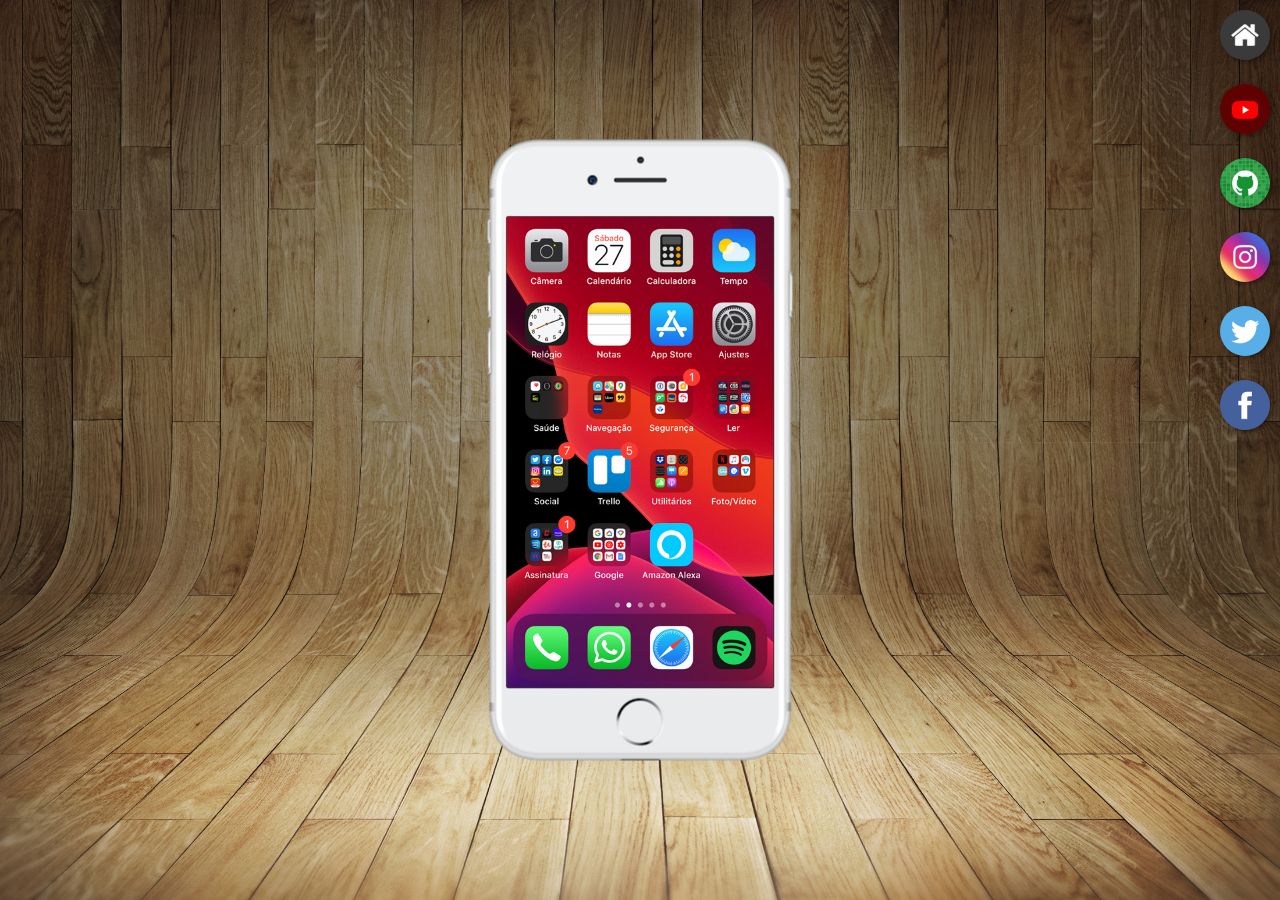
<file: index.html>
<!DOCTYPE html>
<html lang="pt-br">
<head>
    <meta charset="UTF-8">
    <meta http-equiv="X-UA-Compatible" content="IE=edge">
    <meta name="viewport" content="width=device-width, initial-scale=1.0">
    <title>Projeto Redes Sociais</title>
    <link rel="shortcut icon" href="favicon.ico" type="image/x-icon">
    <link rel="stylesheet" href="estilos/style.css">
</head>
<body>
    <main>
        <section id="telefone">
            <iframe src="home.html" frameborder="0" name="tela" id="tela">
                Seu navegador não é compativel com isso.
            </iframe>
        </section>
        <section id="redes-sociais">
            <a href="home.html" target="tela"><img src="imagens/logo-home.jpg" alt="home"></a> <br>
            <a href="youtube.html" target="tela"><img src="imagens/logo-youtube.jpg" alt="youtube"></a> <br>
            <a href="github.html" target="tela"><img src="imagens/logo-github.jpg" alt="github"></a> <br>
            <a href="instagram.html" target="tela"><img src="imagens/logo-instagram.jpg" alt="instagram"></a> <br>
            <a href="twitter.html" target="tela"><img src="imagens/logo-twitter.jpg" alt="twitter"></a> <br>
            <a href="facebook.html" target="tela"><img src="imagens/logo-facebook.jpg" alt="facebook"></a> <br>
        </section>
    </main>
</body>
</html>
</file>
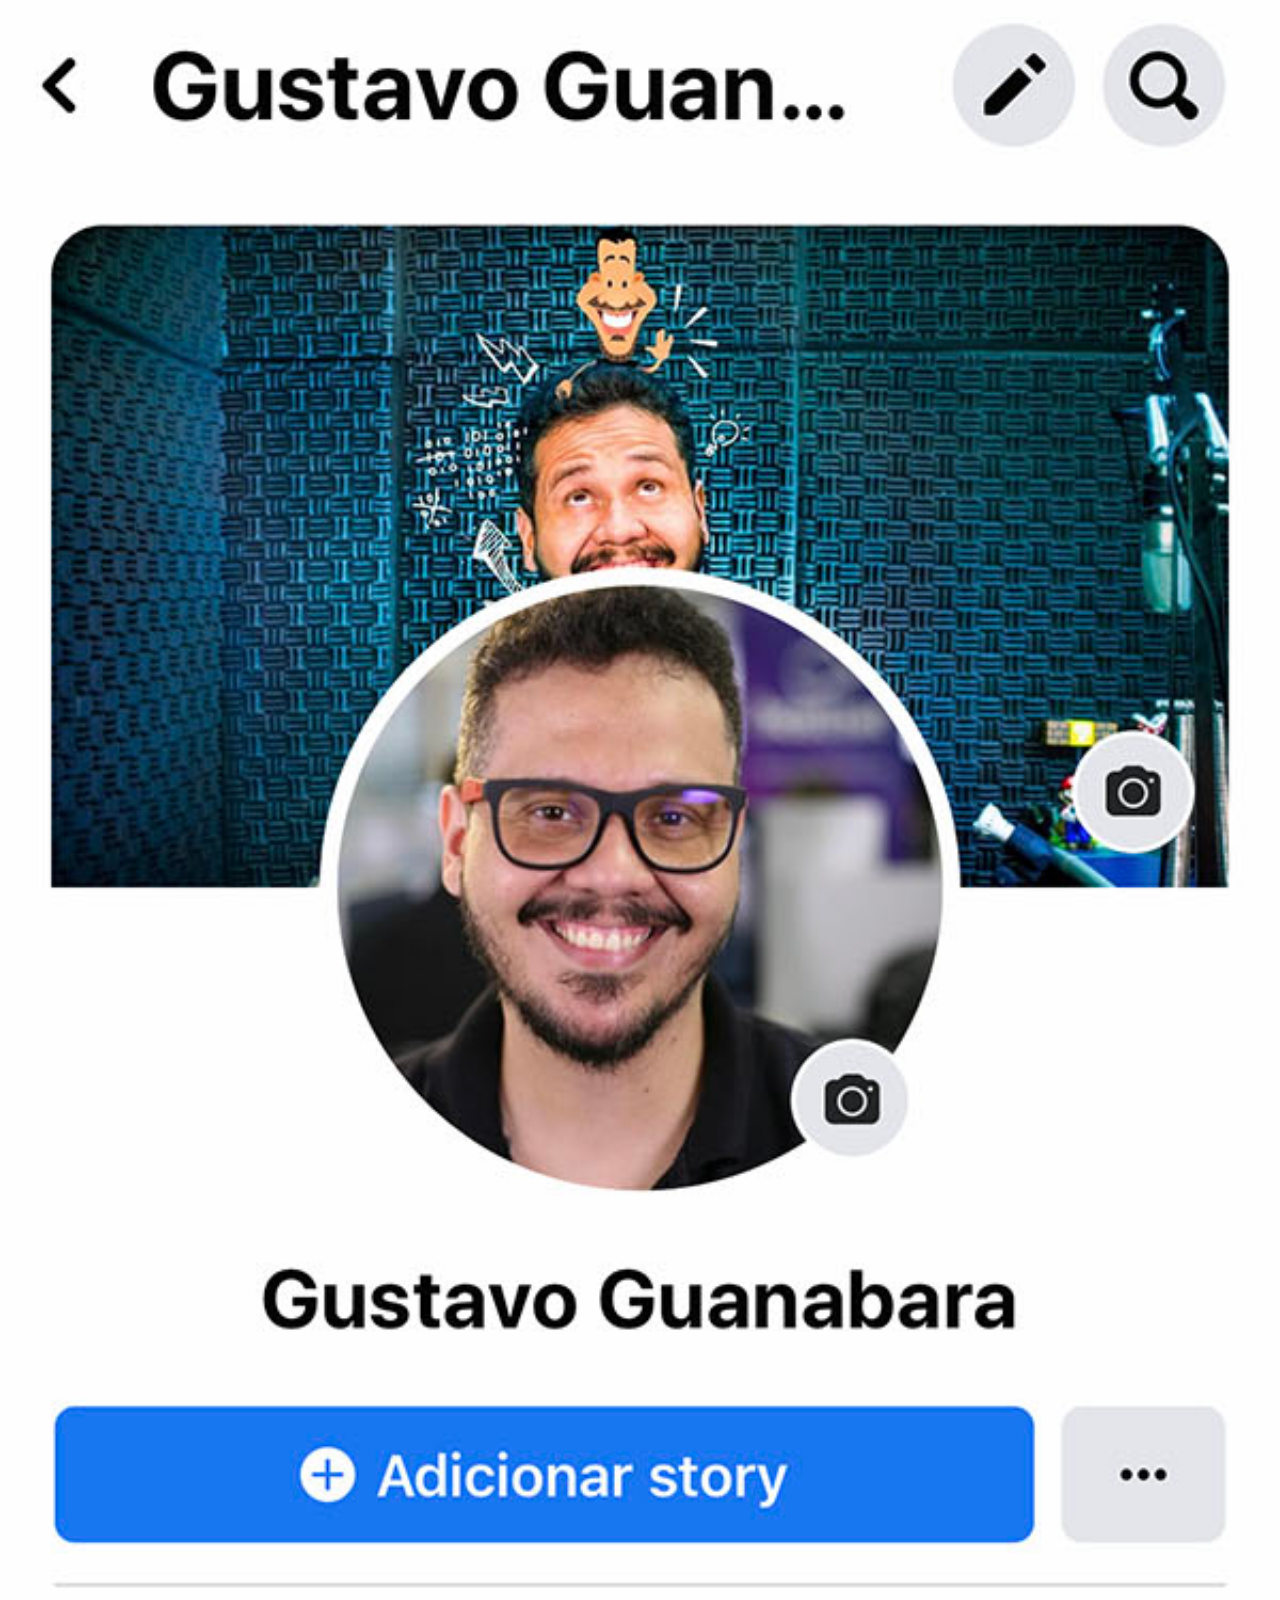
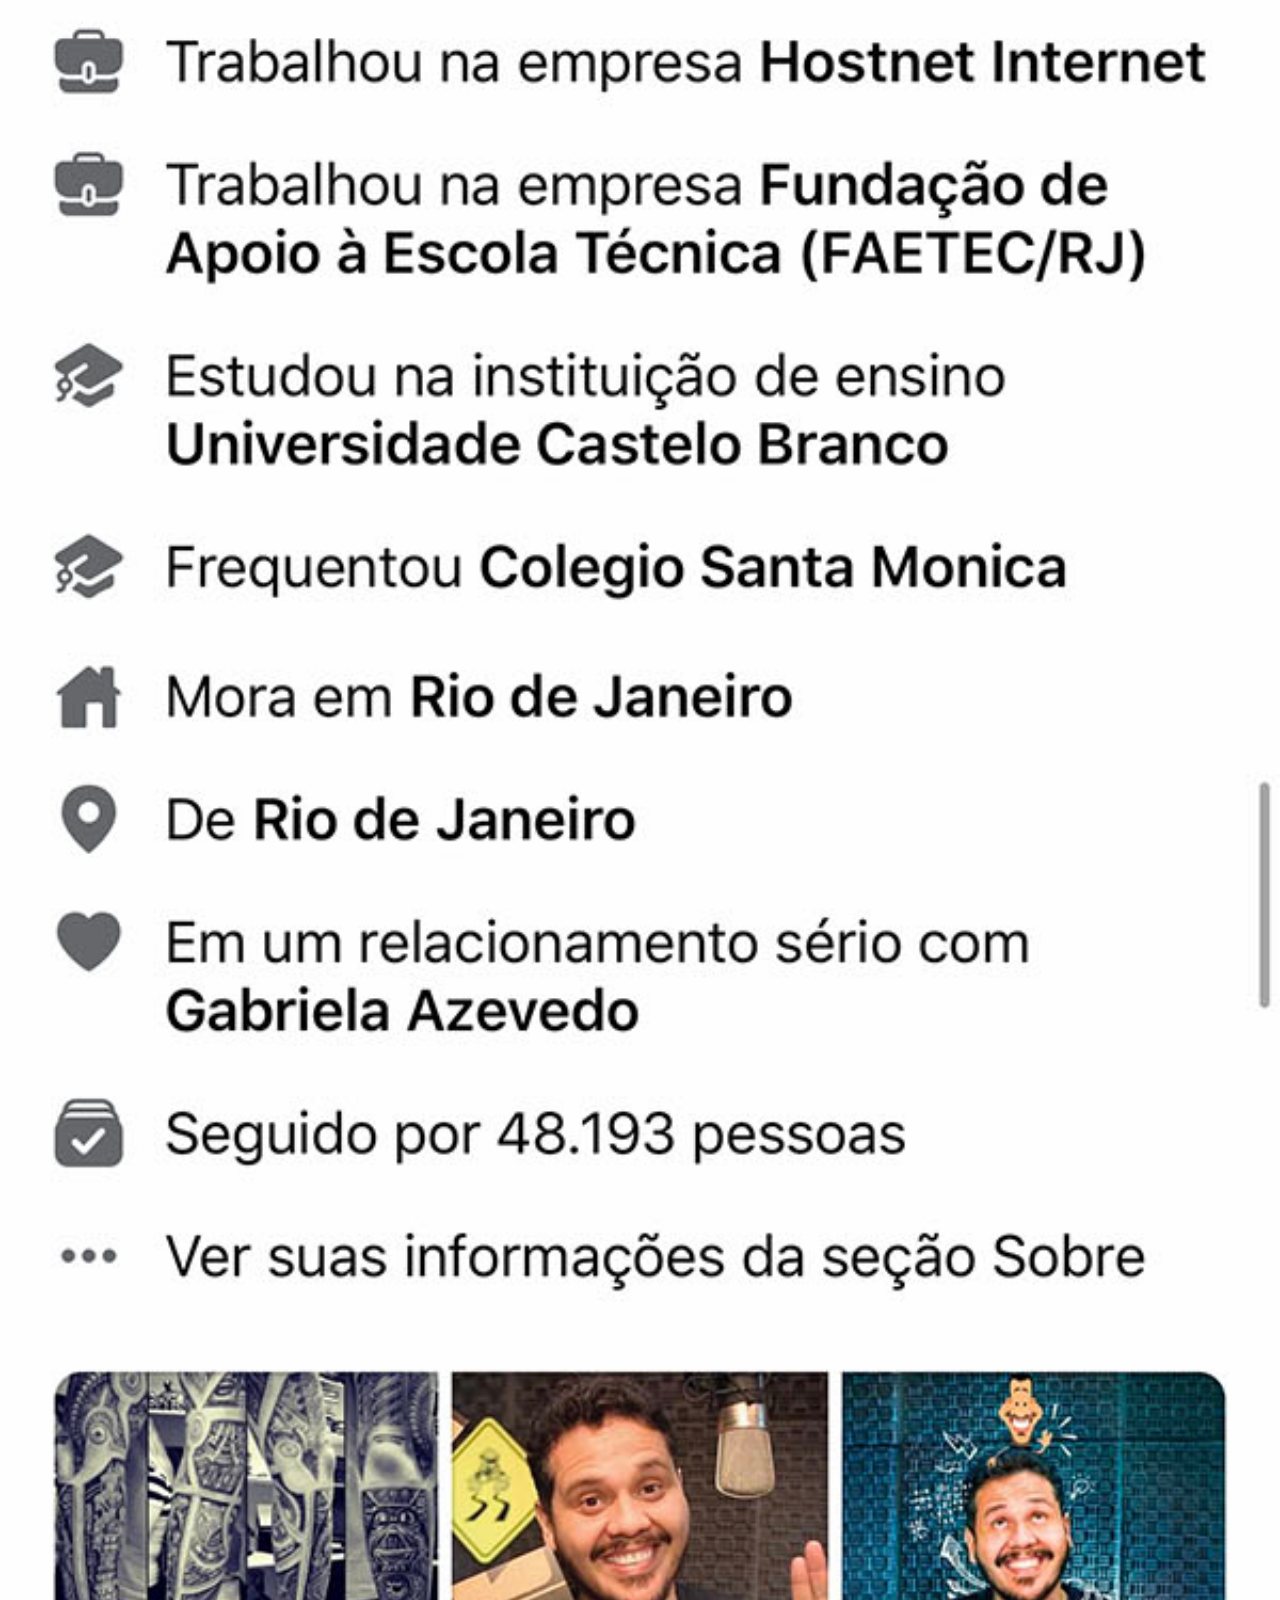
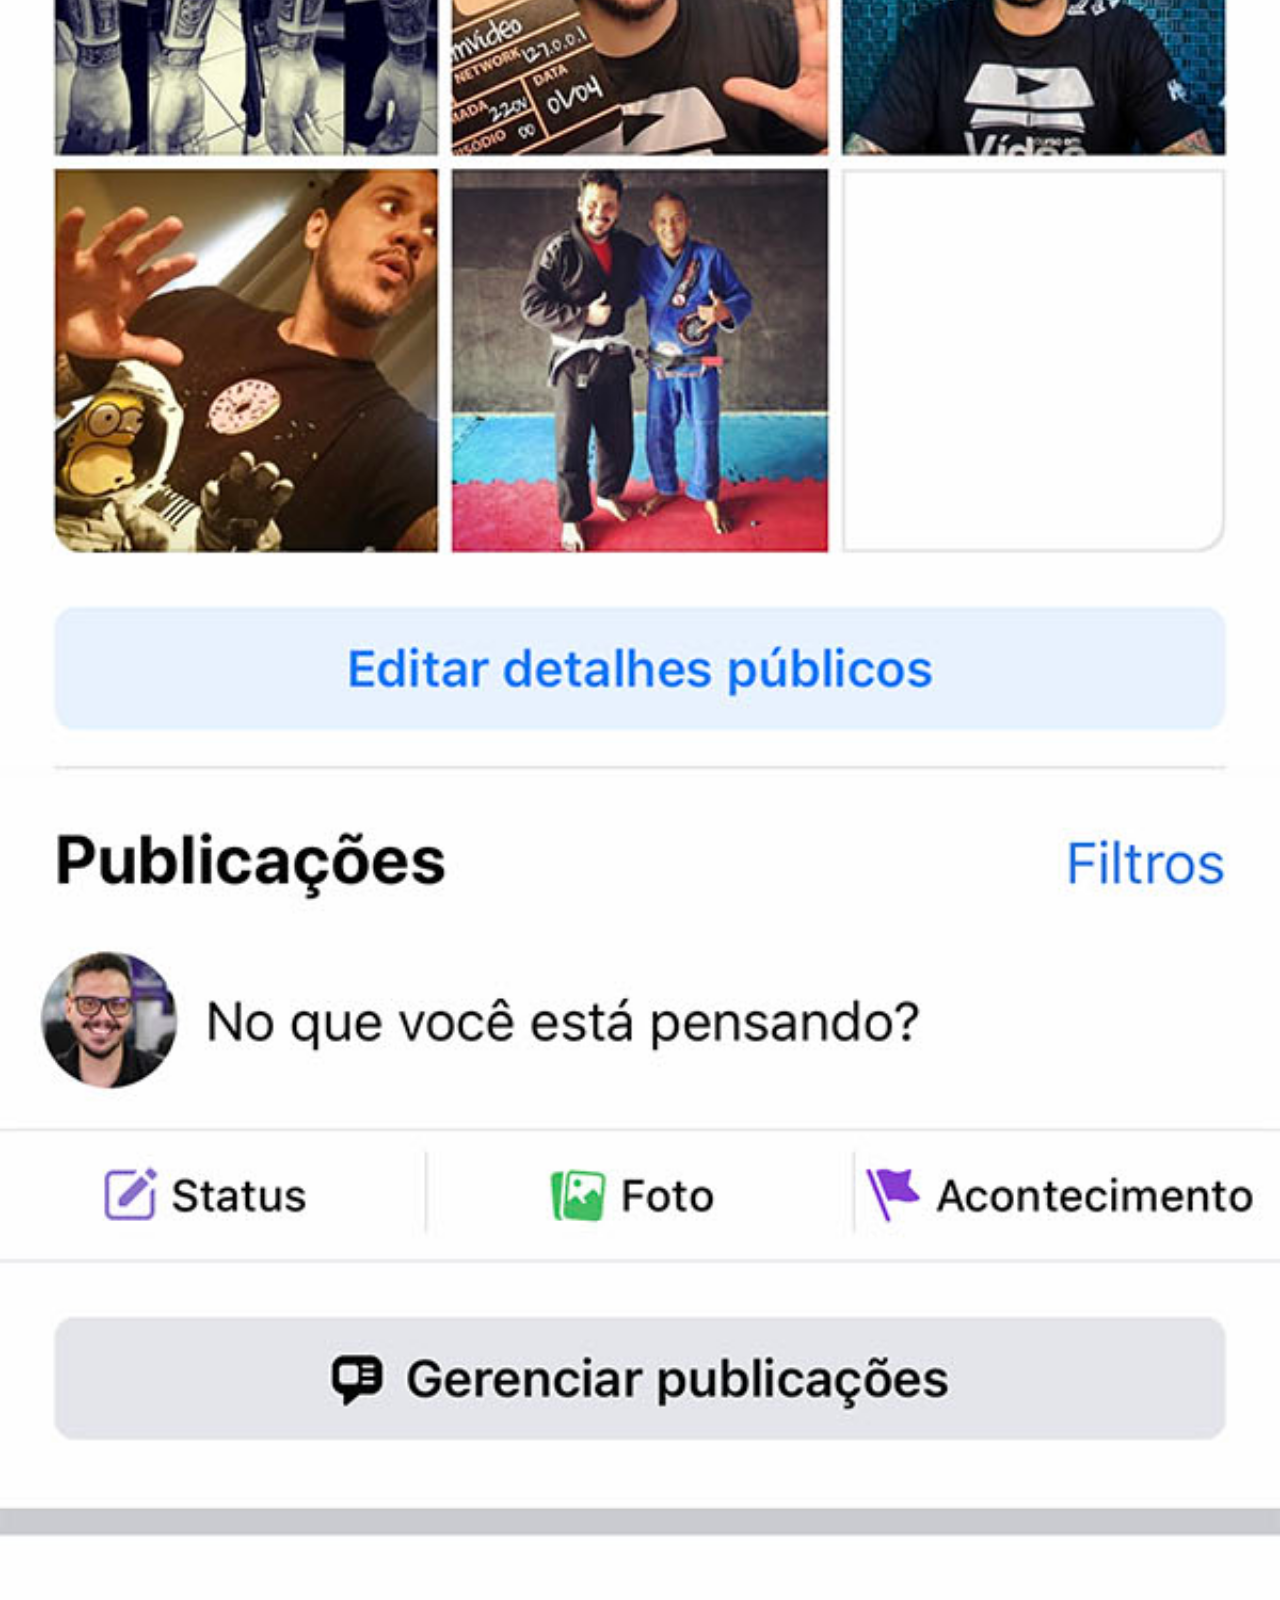
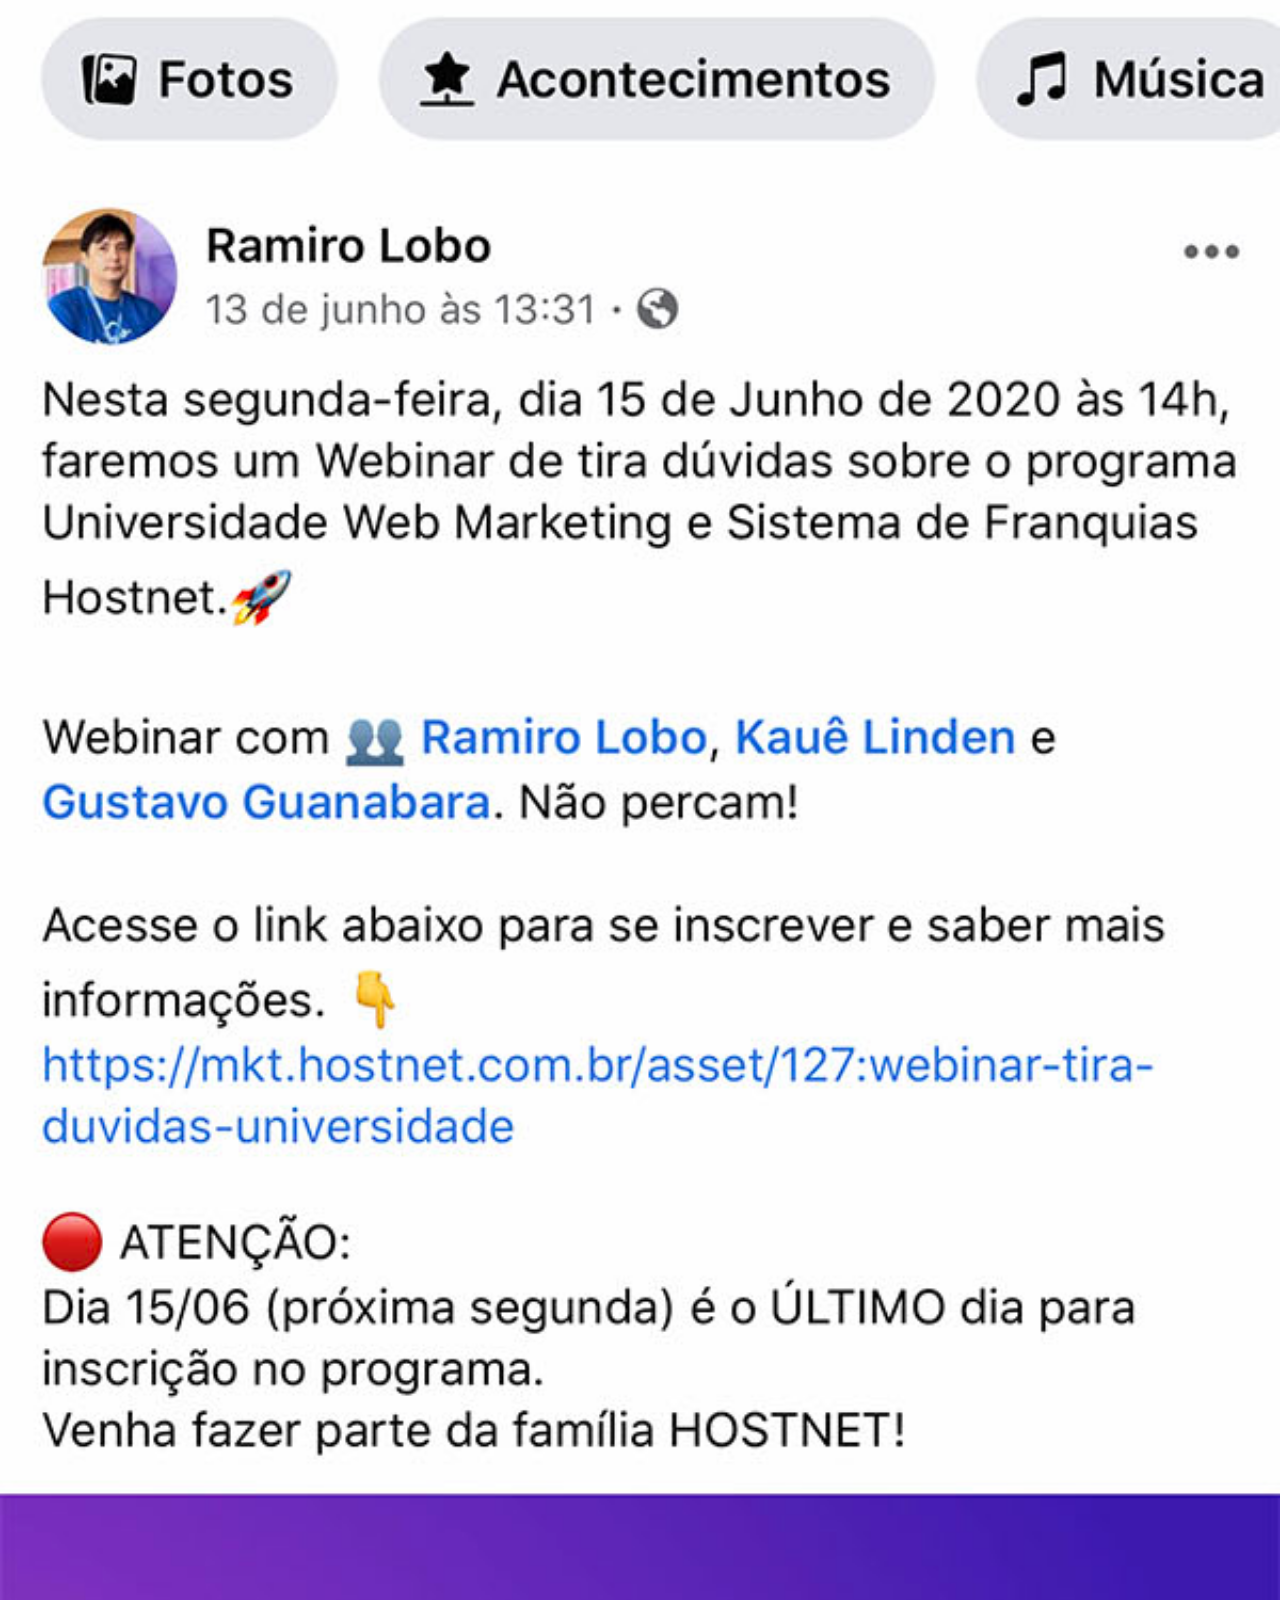
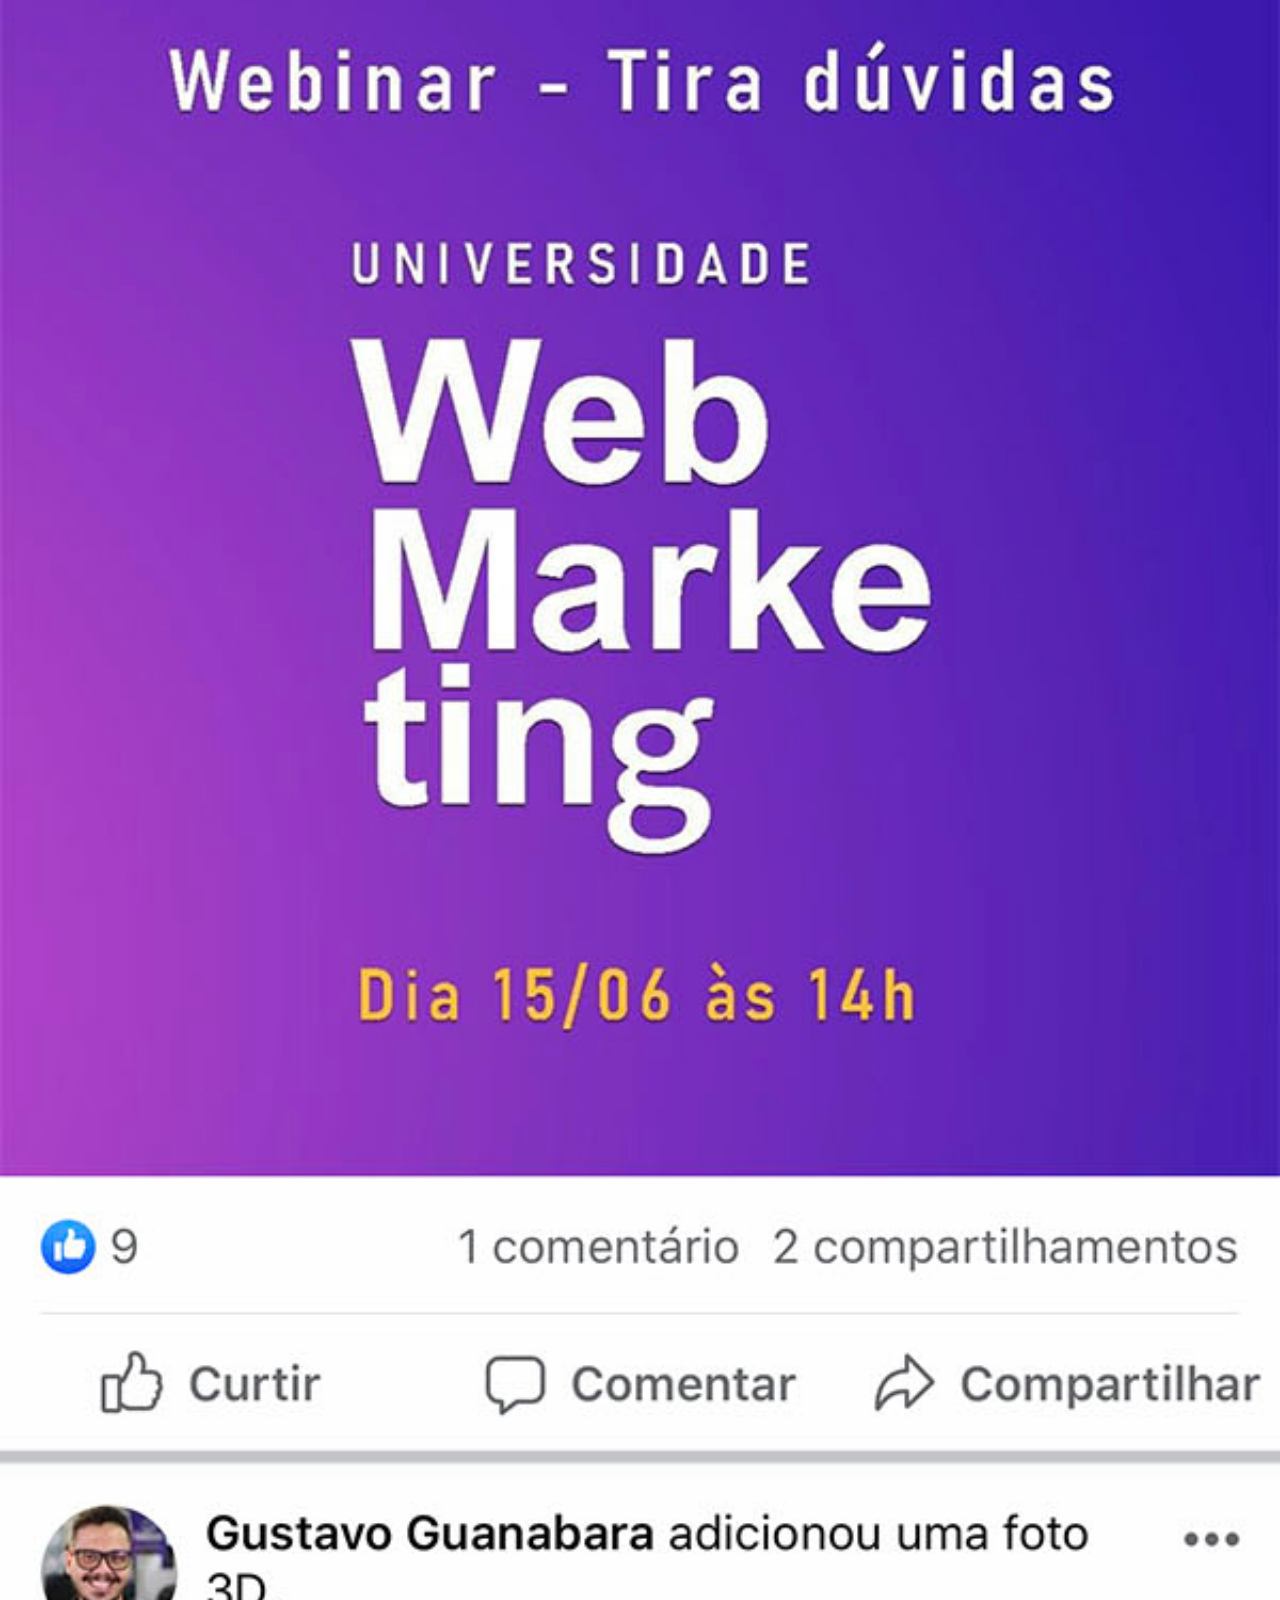
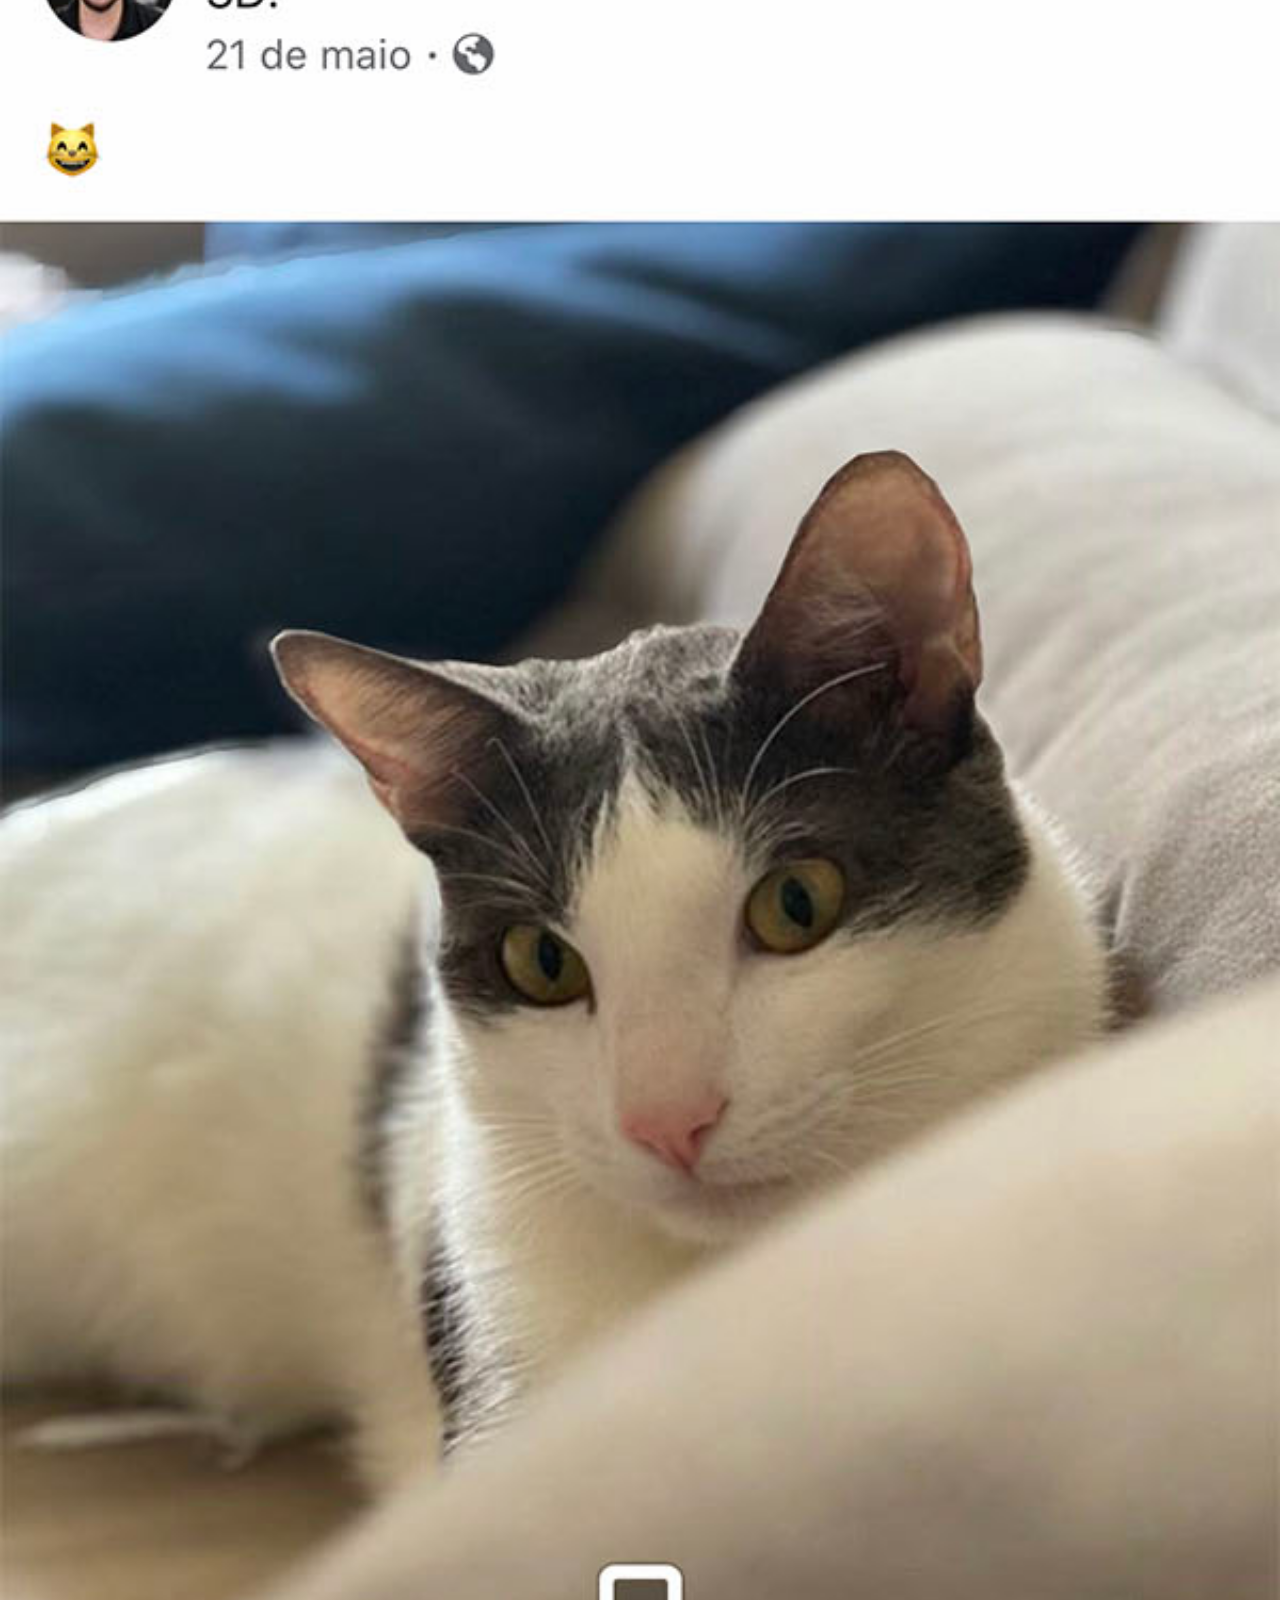
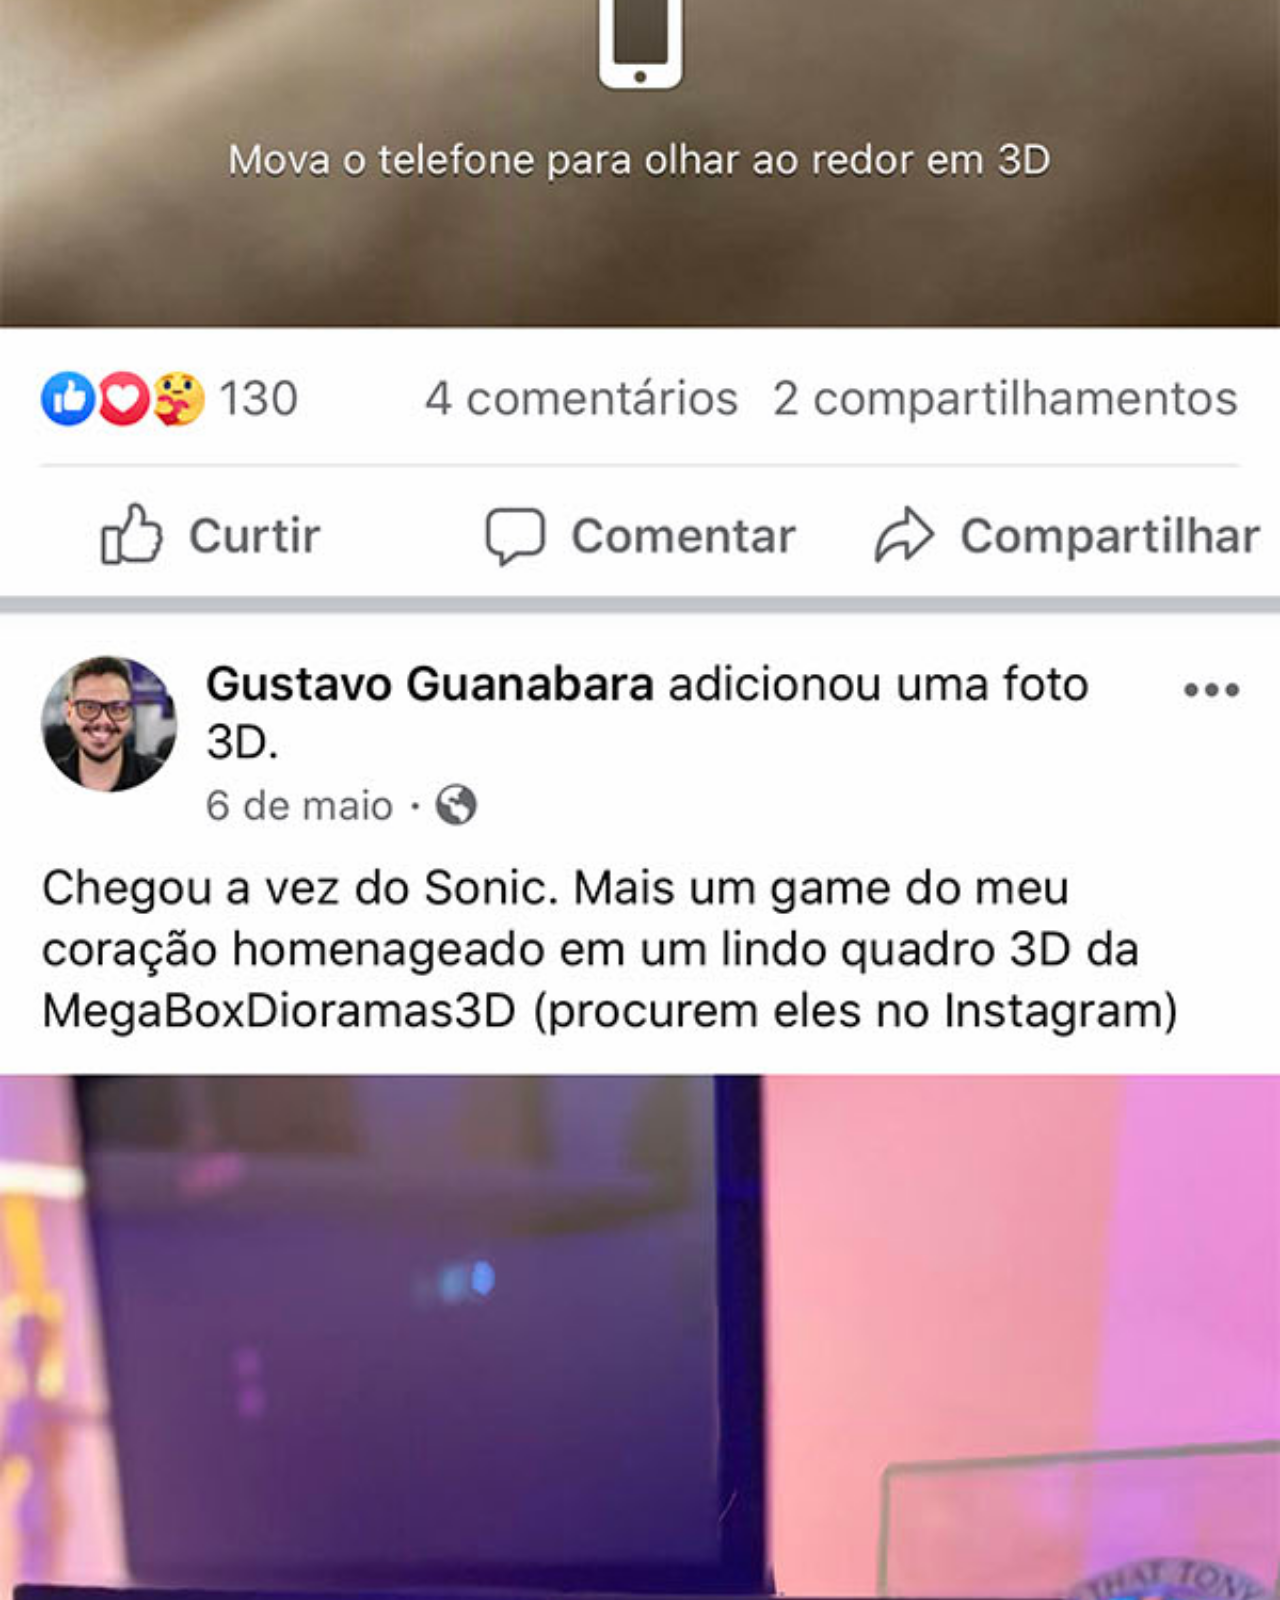
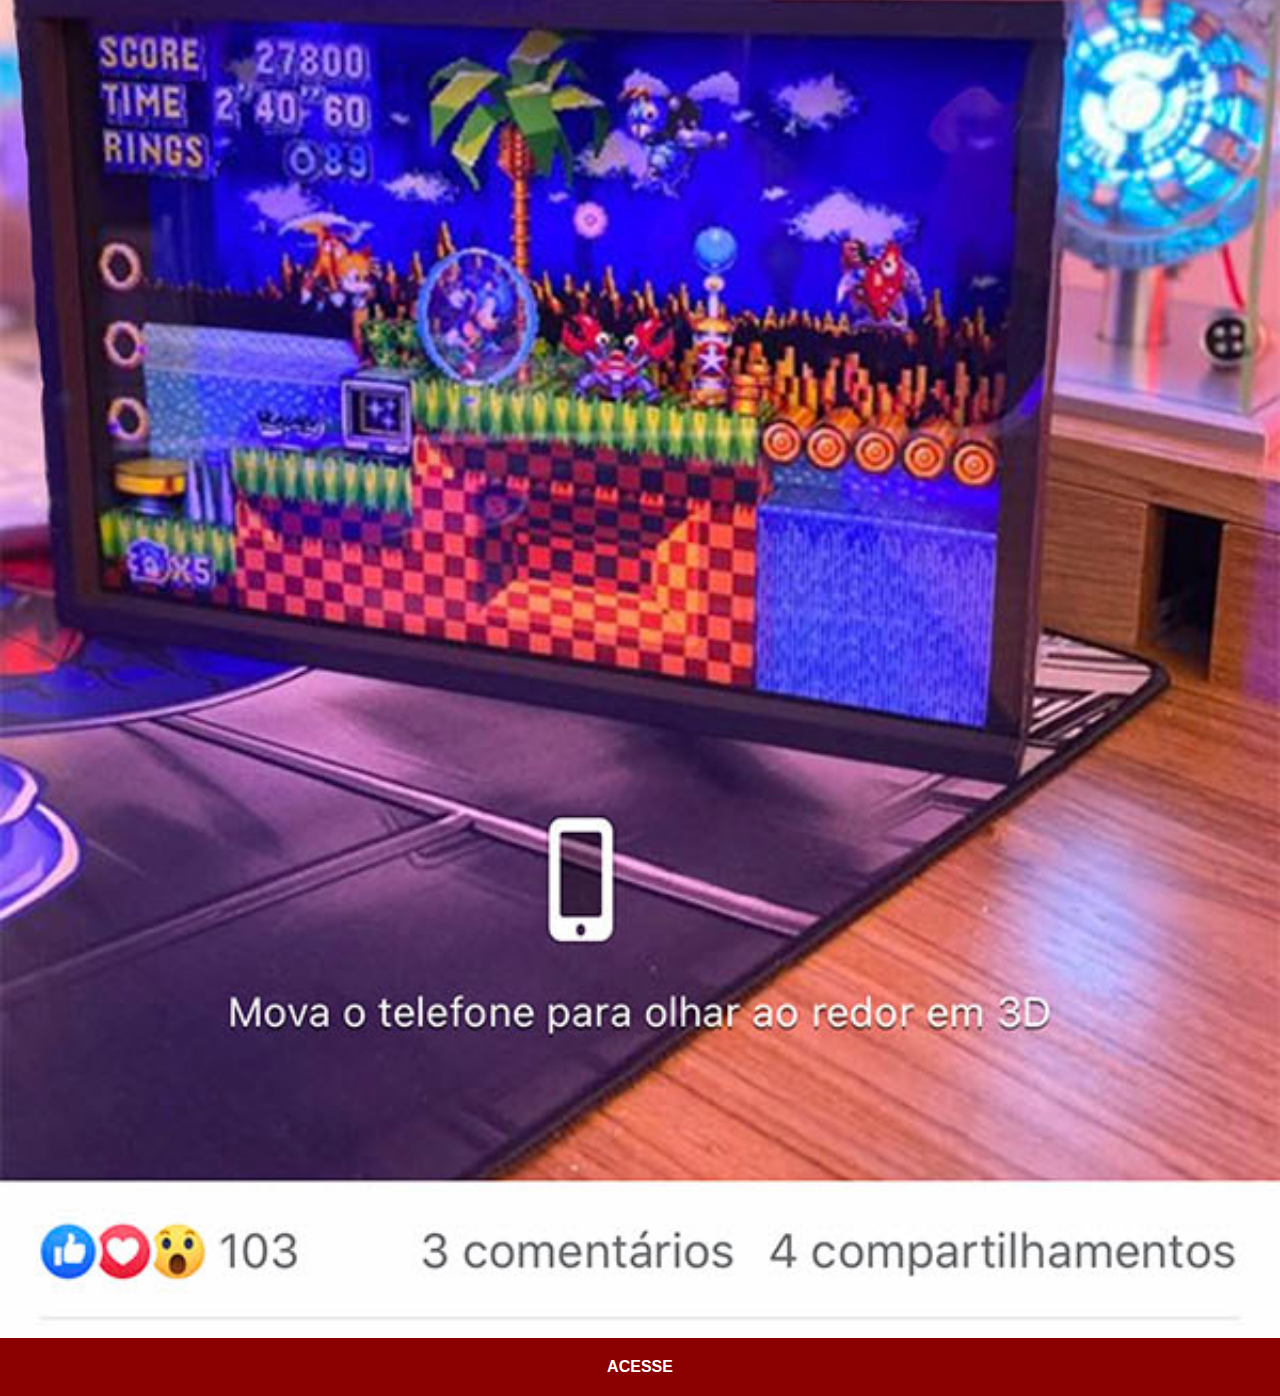
<file: facebook.html>
<!DOCTYPE html>
<html lang="pt-br">
<head>
    <meta charset="UTF-8">
    <meta http-equiv="X-UA-Compatible" content="IE=edge">
    <meta name="viewport" content="width=device-width, initial-scale=1.0">
    <title>Facebook</title>
    <link rel="stylesheet" href="estilos/social.css">
</head>
<body>
    <img src="imagens/tela-facebook.jpg" alt="facebook"></img><a href="https://www.facebook.com/gustavoguanabara/?locale=pt_BR" target="_blank">ACESSE</a>
</body>
</html>
</file>
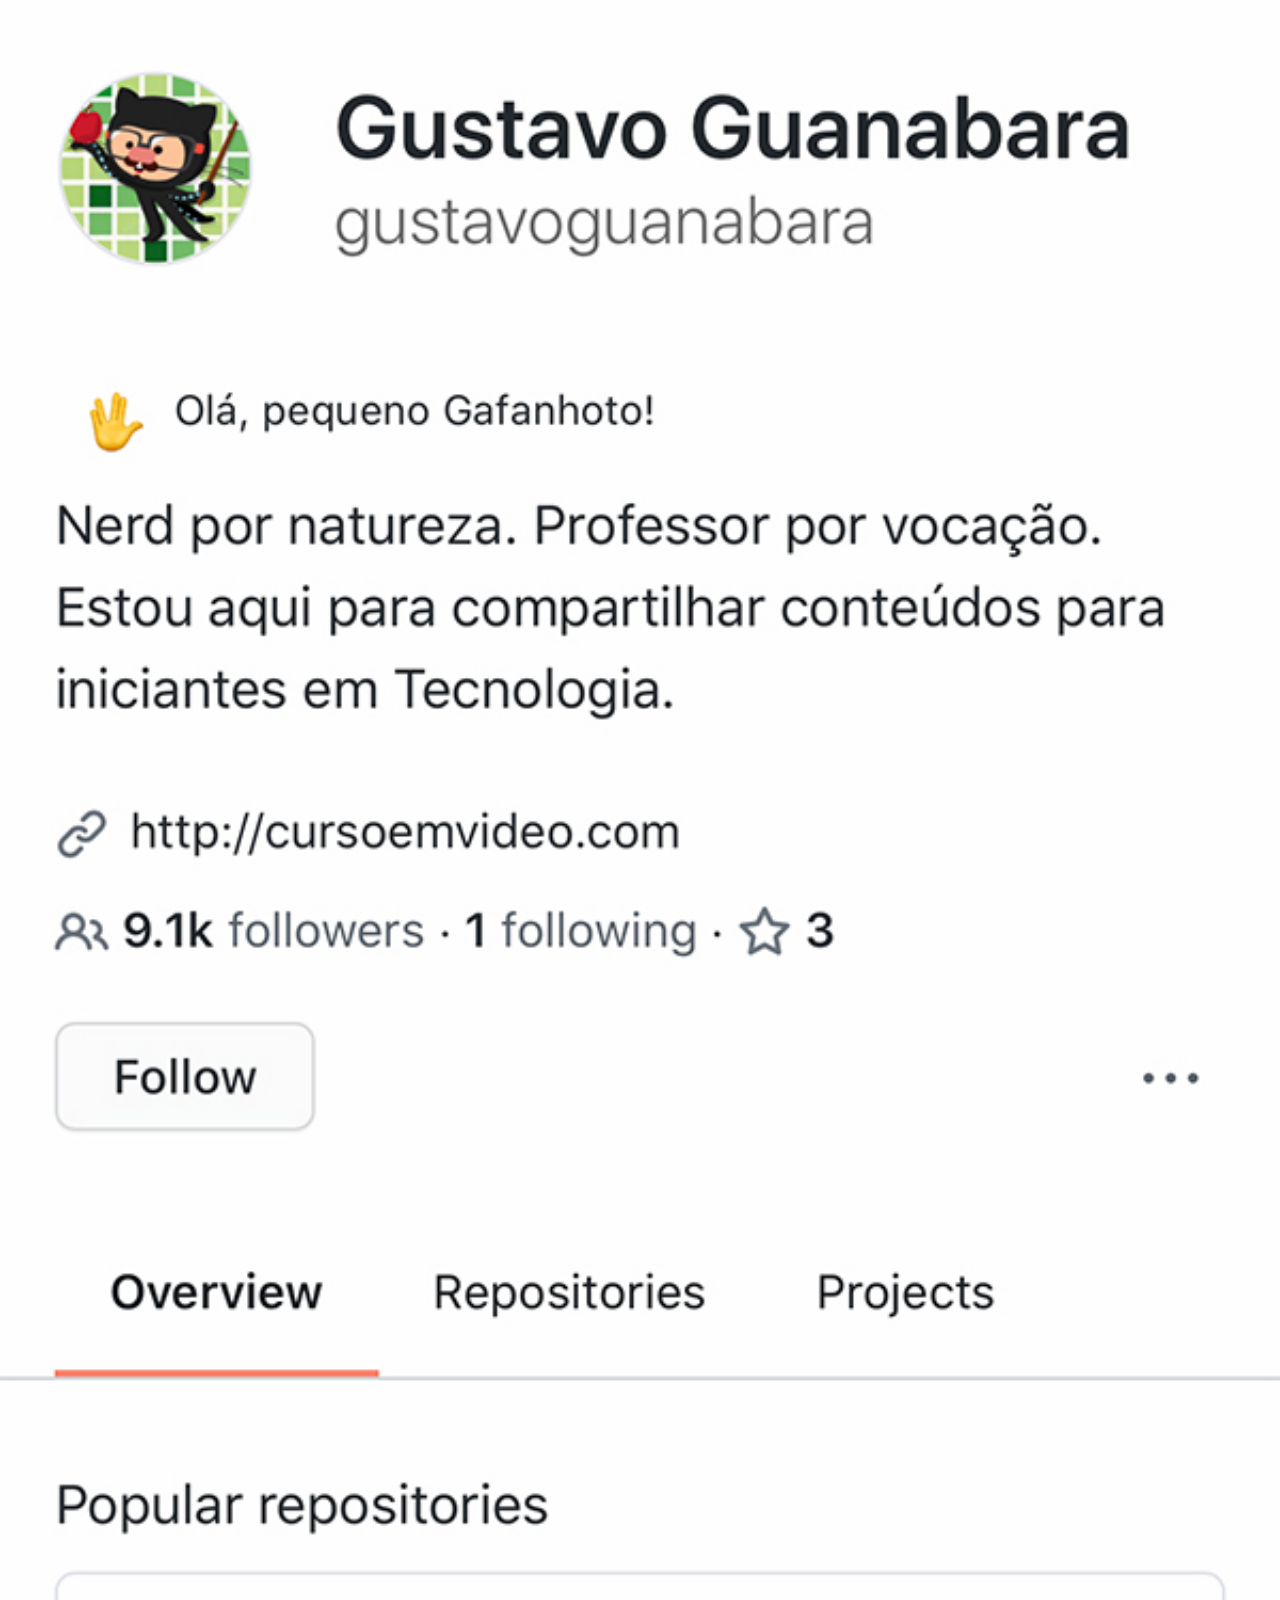
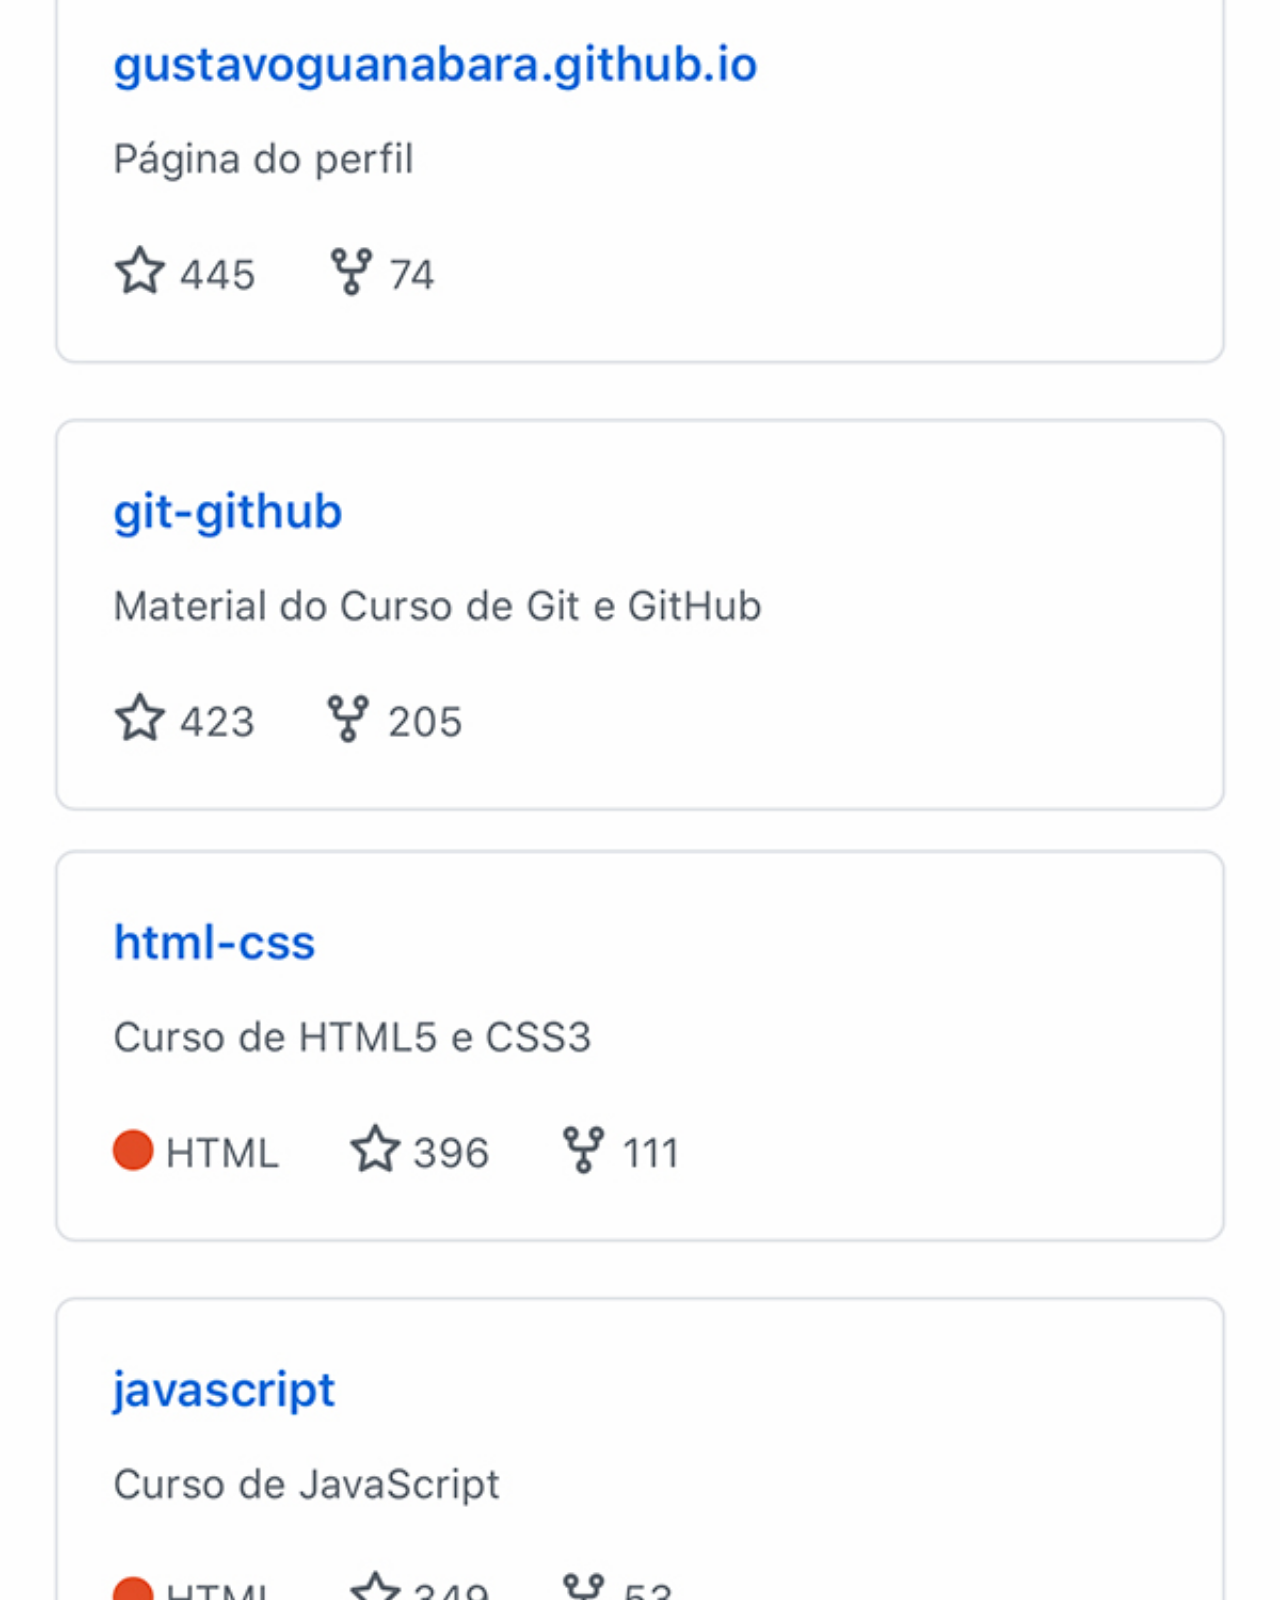
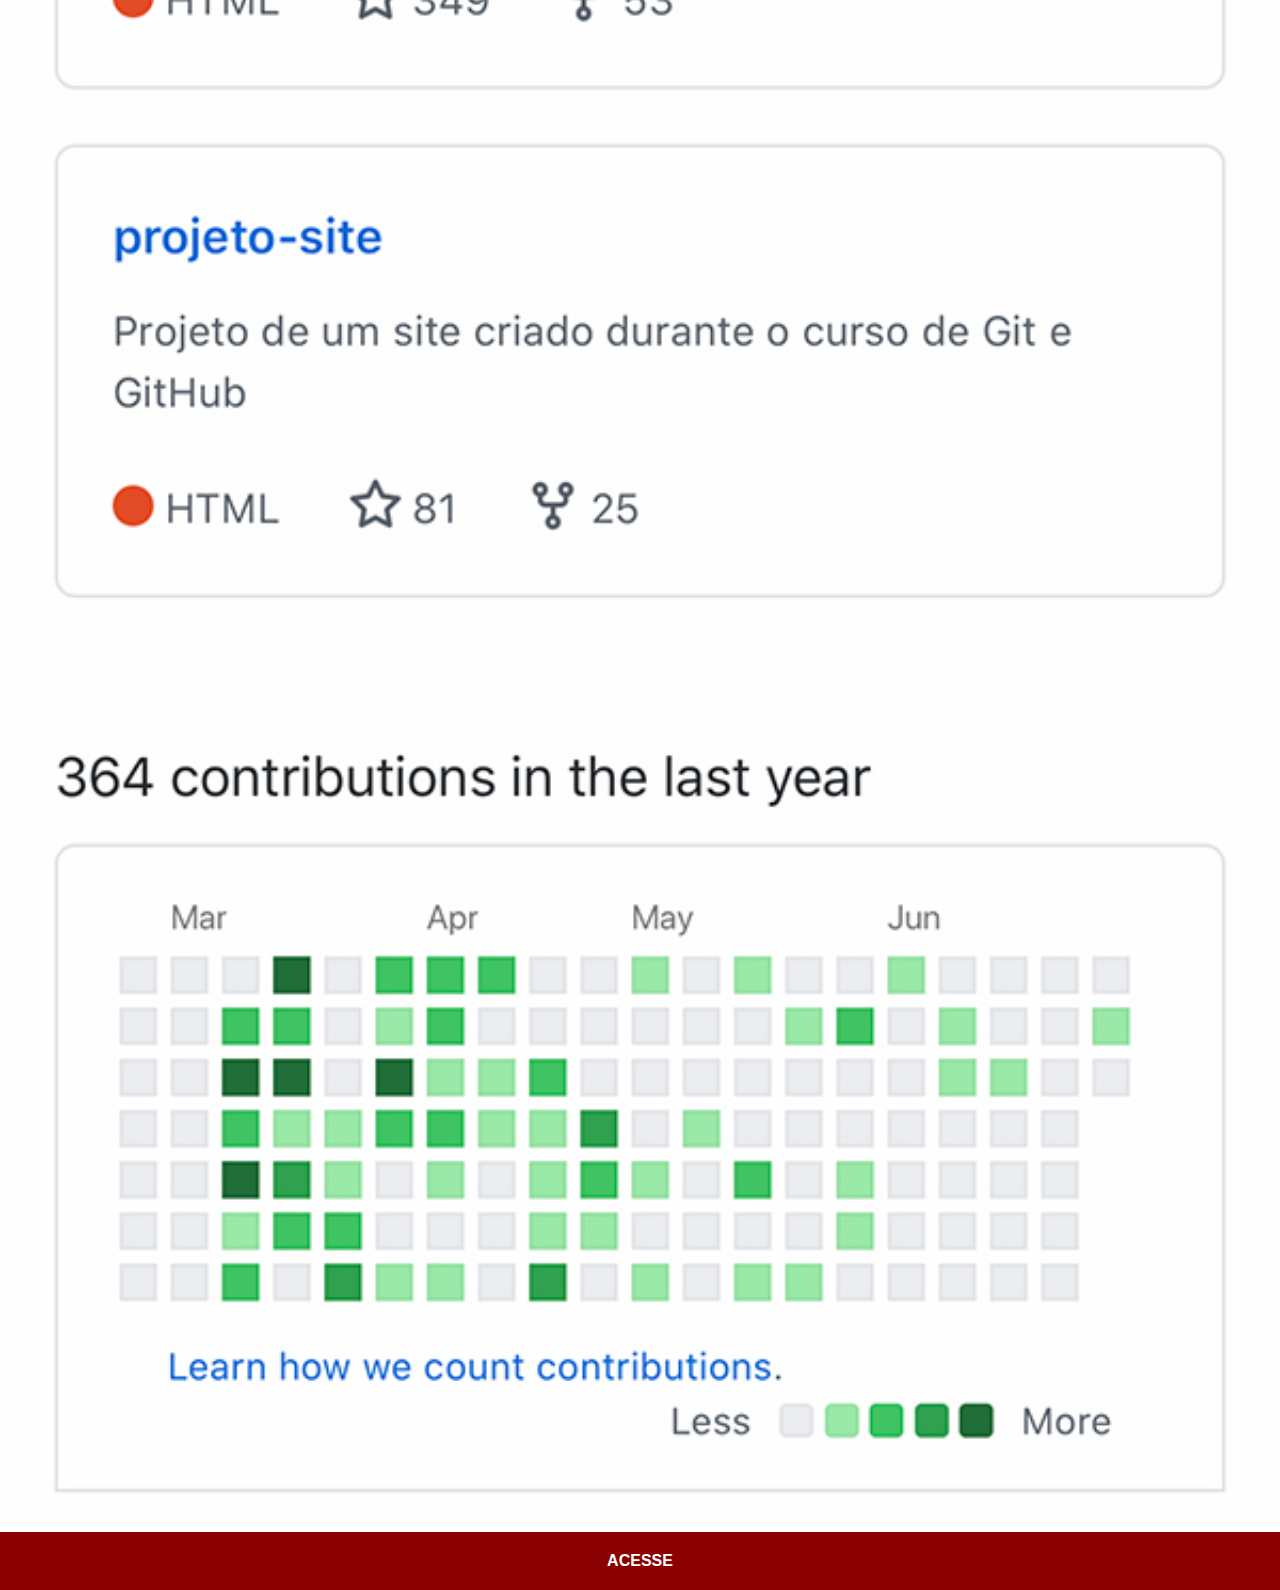
<file: github.html>
<!DOCTYPE html>
<html lang="pt-br">
<head>
    <meta charset="UTF-8">
    <meta http-equiv="X-UA-Compatible" content="IE=edge">
    <meta name="viewport" content="width=device-width, initial-scale=1.0">
    <title>GitHub</title>
    <link rel="stylesheet" href="estilos/social.css">
</head>
<body>
    <img src="imagens/tela-github.jpg" alt="github"></img><a href="https://github.com/gustavoguanabara" target="_blank">ACESSE</a>
</body>
</html>
</file>
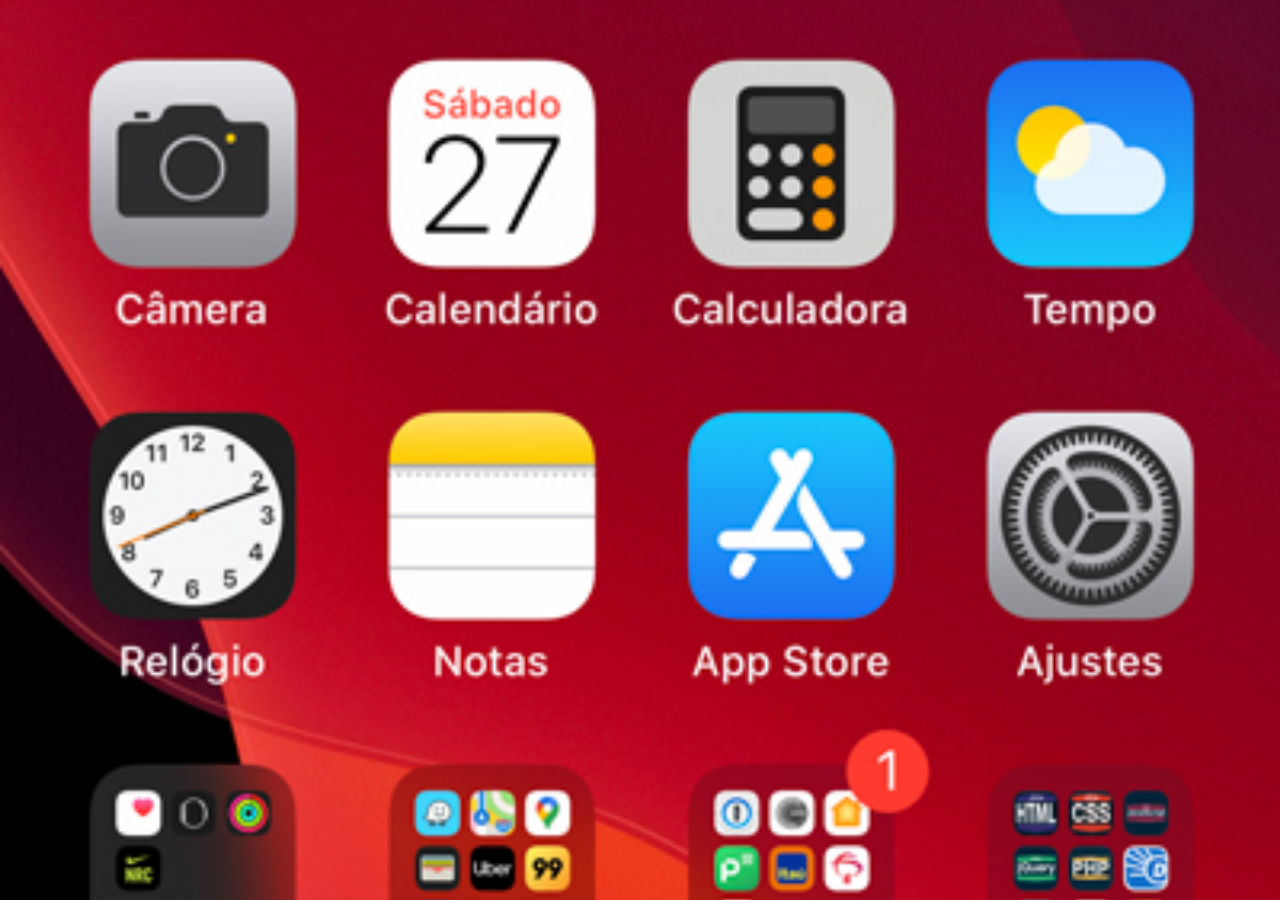
<file: home.html>
<!DOCTYPE html>
<html lang="pt-br">
<head>
    <meta charset="UTF-8">
    <meta http-equiv="X-UA-Compatible" content="IE=edge">
    <meta name="viewport" content="width=device-width, initial-scale=1.0">
    <title>Document</title>
    <style>
        * {
            margin: 0;
            padding: 0;
        }

        body {
            background: black url(imagens/tela-home.jpg) no-repeat top center /cover ;
        }
    </style>
</head>
<body>
    
</body>
</html>
</file>
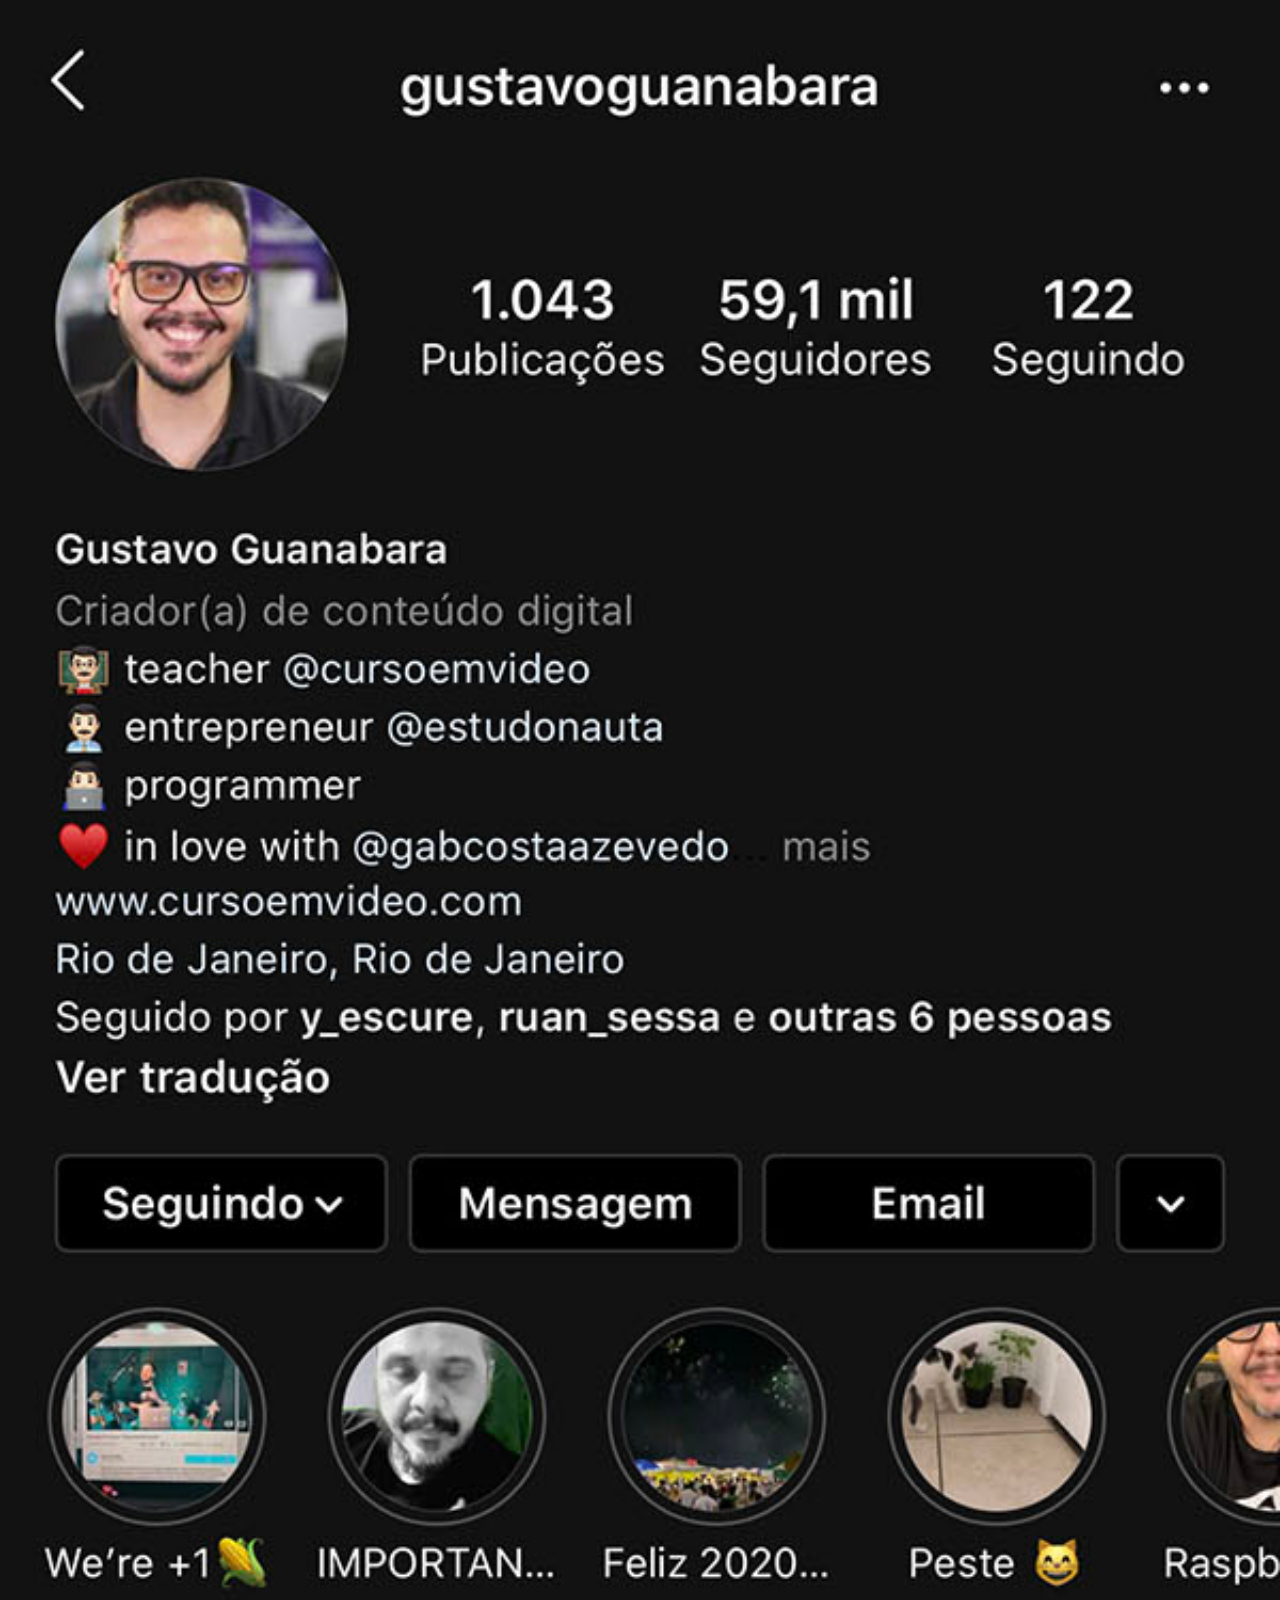
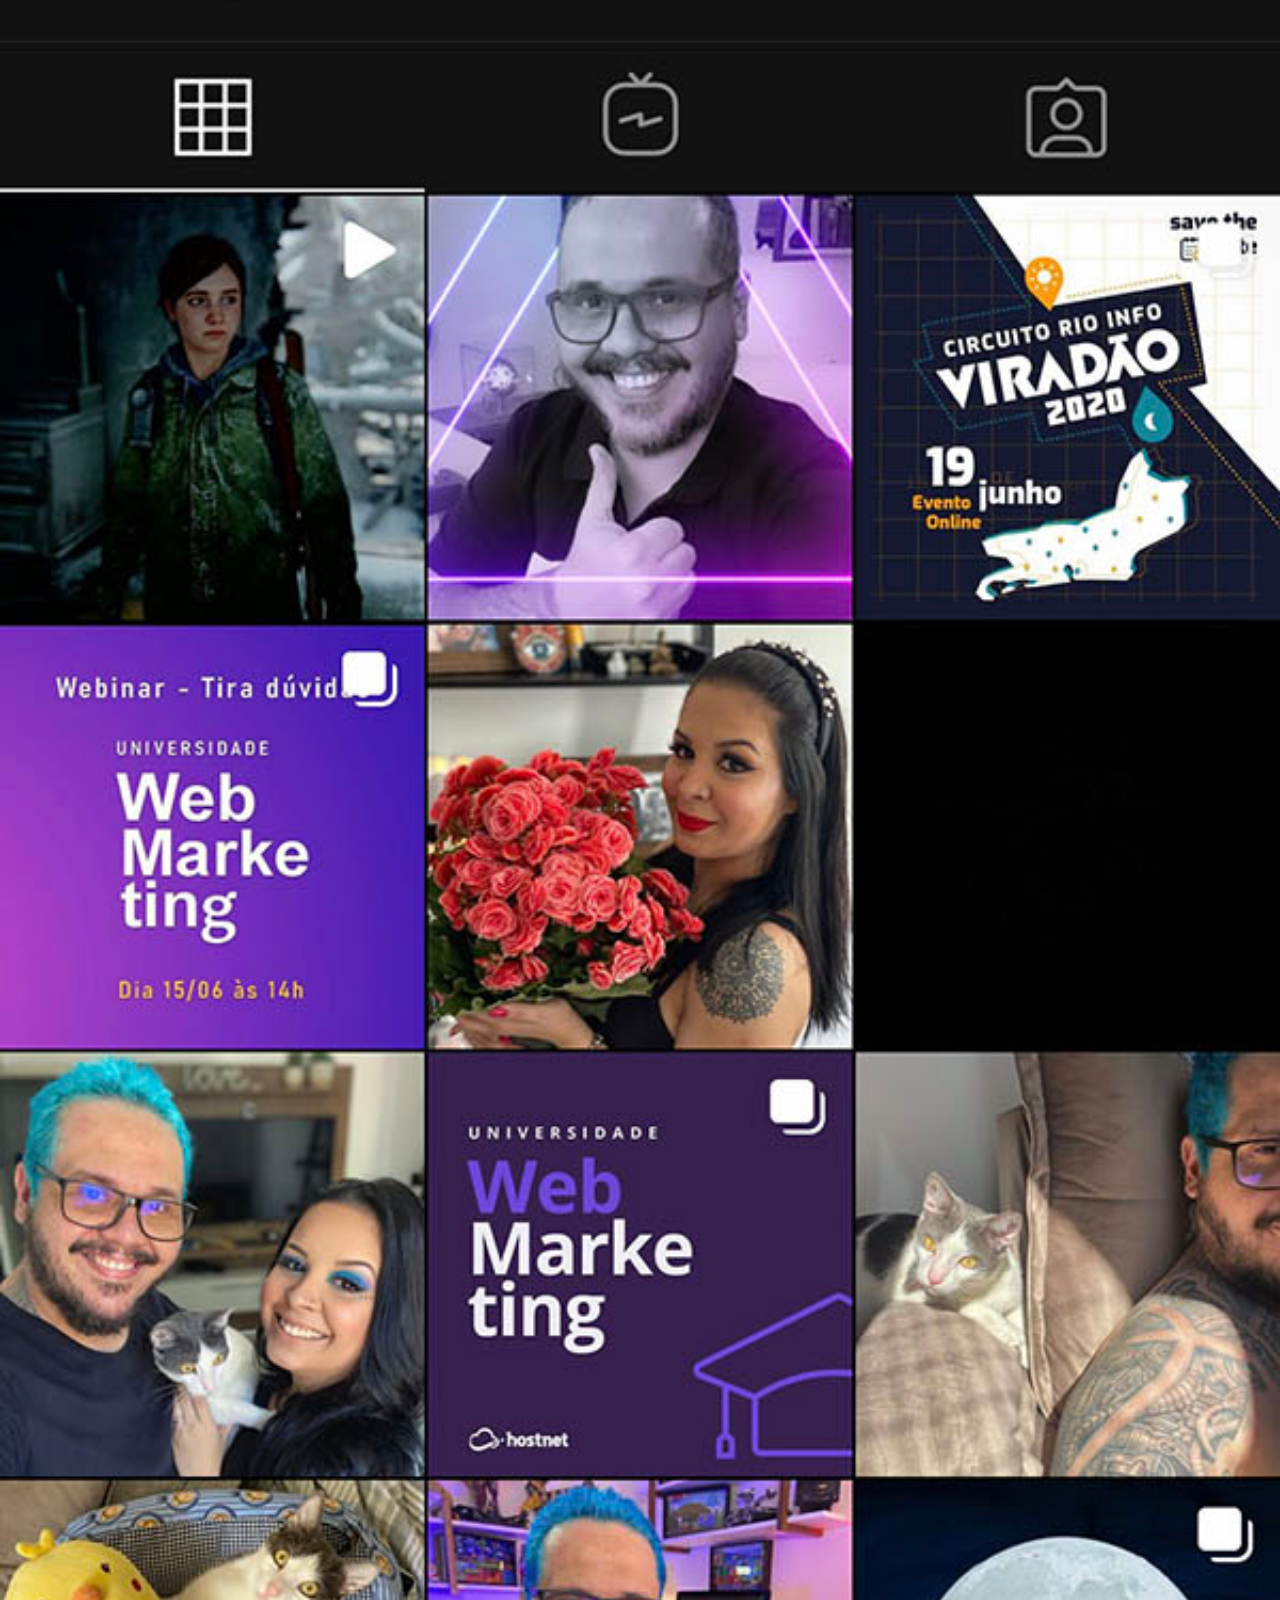
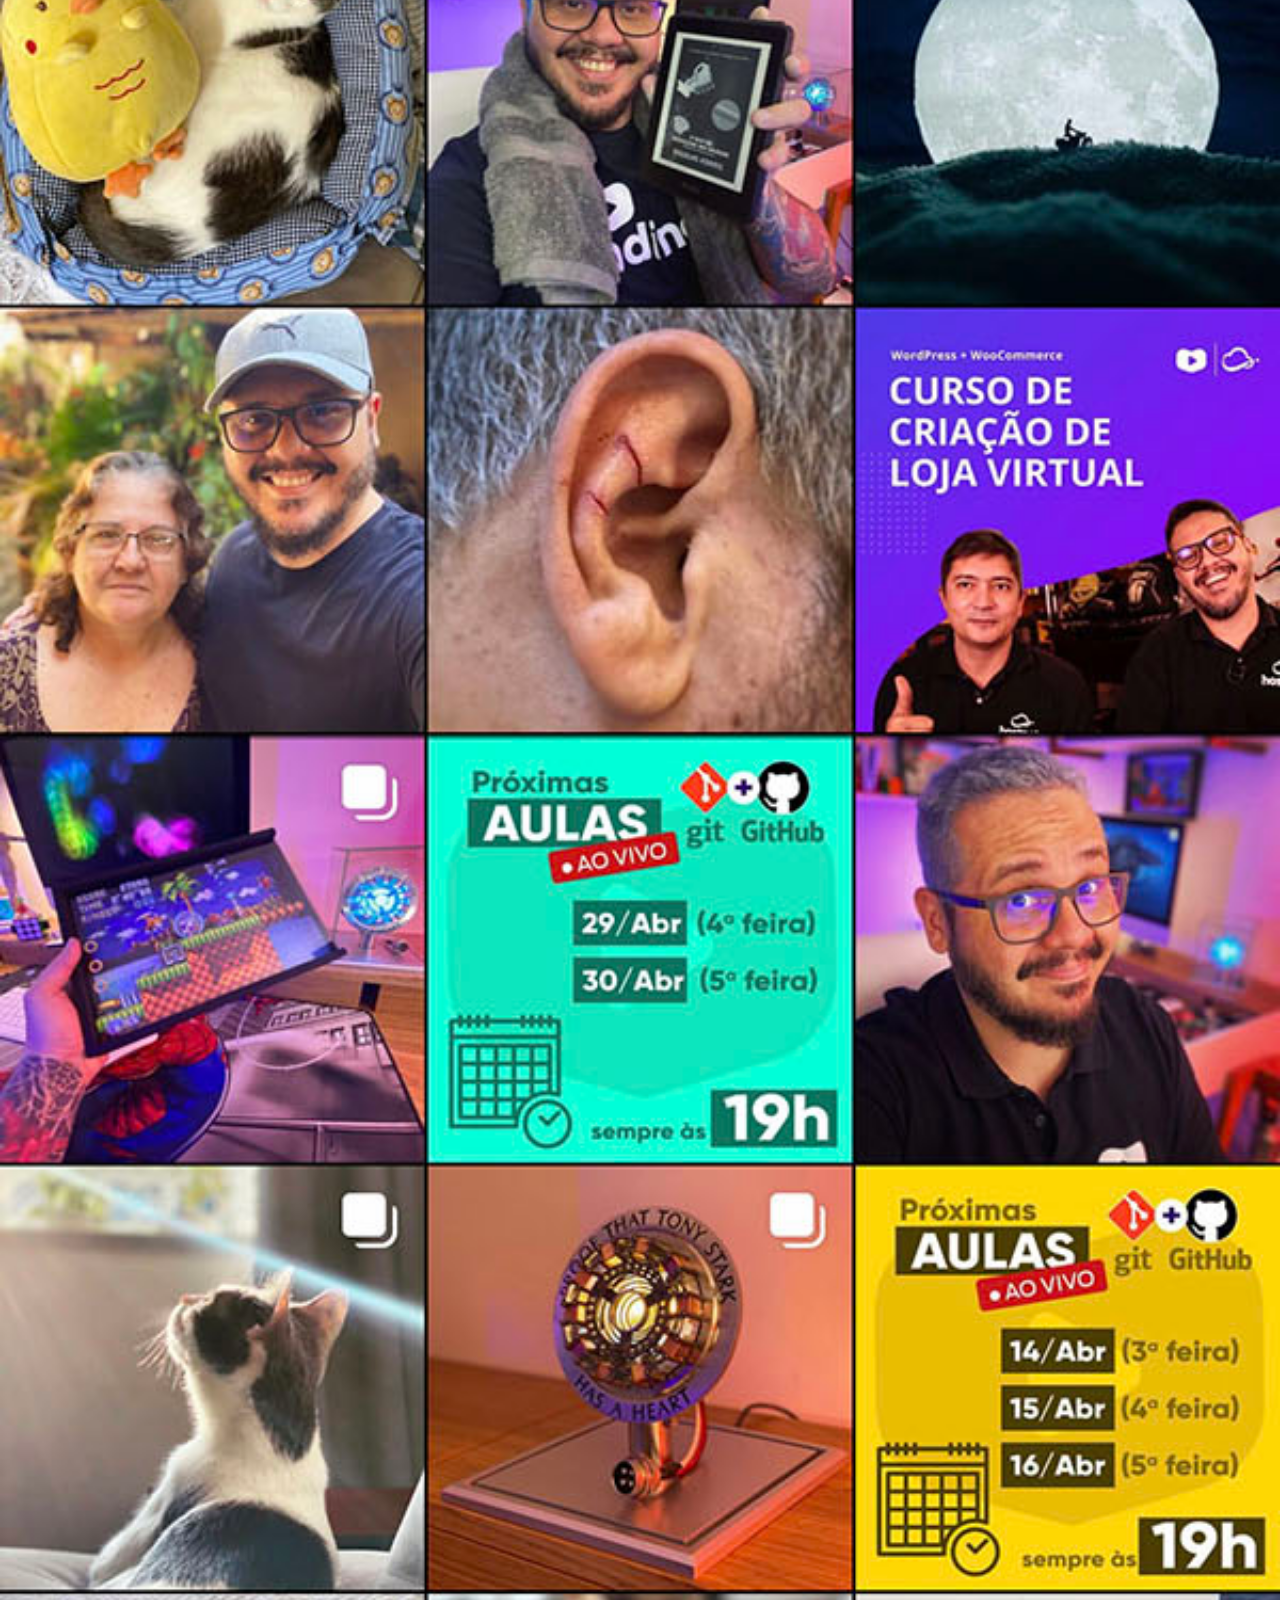
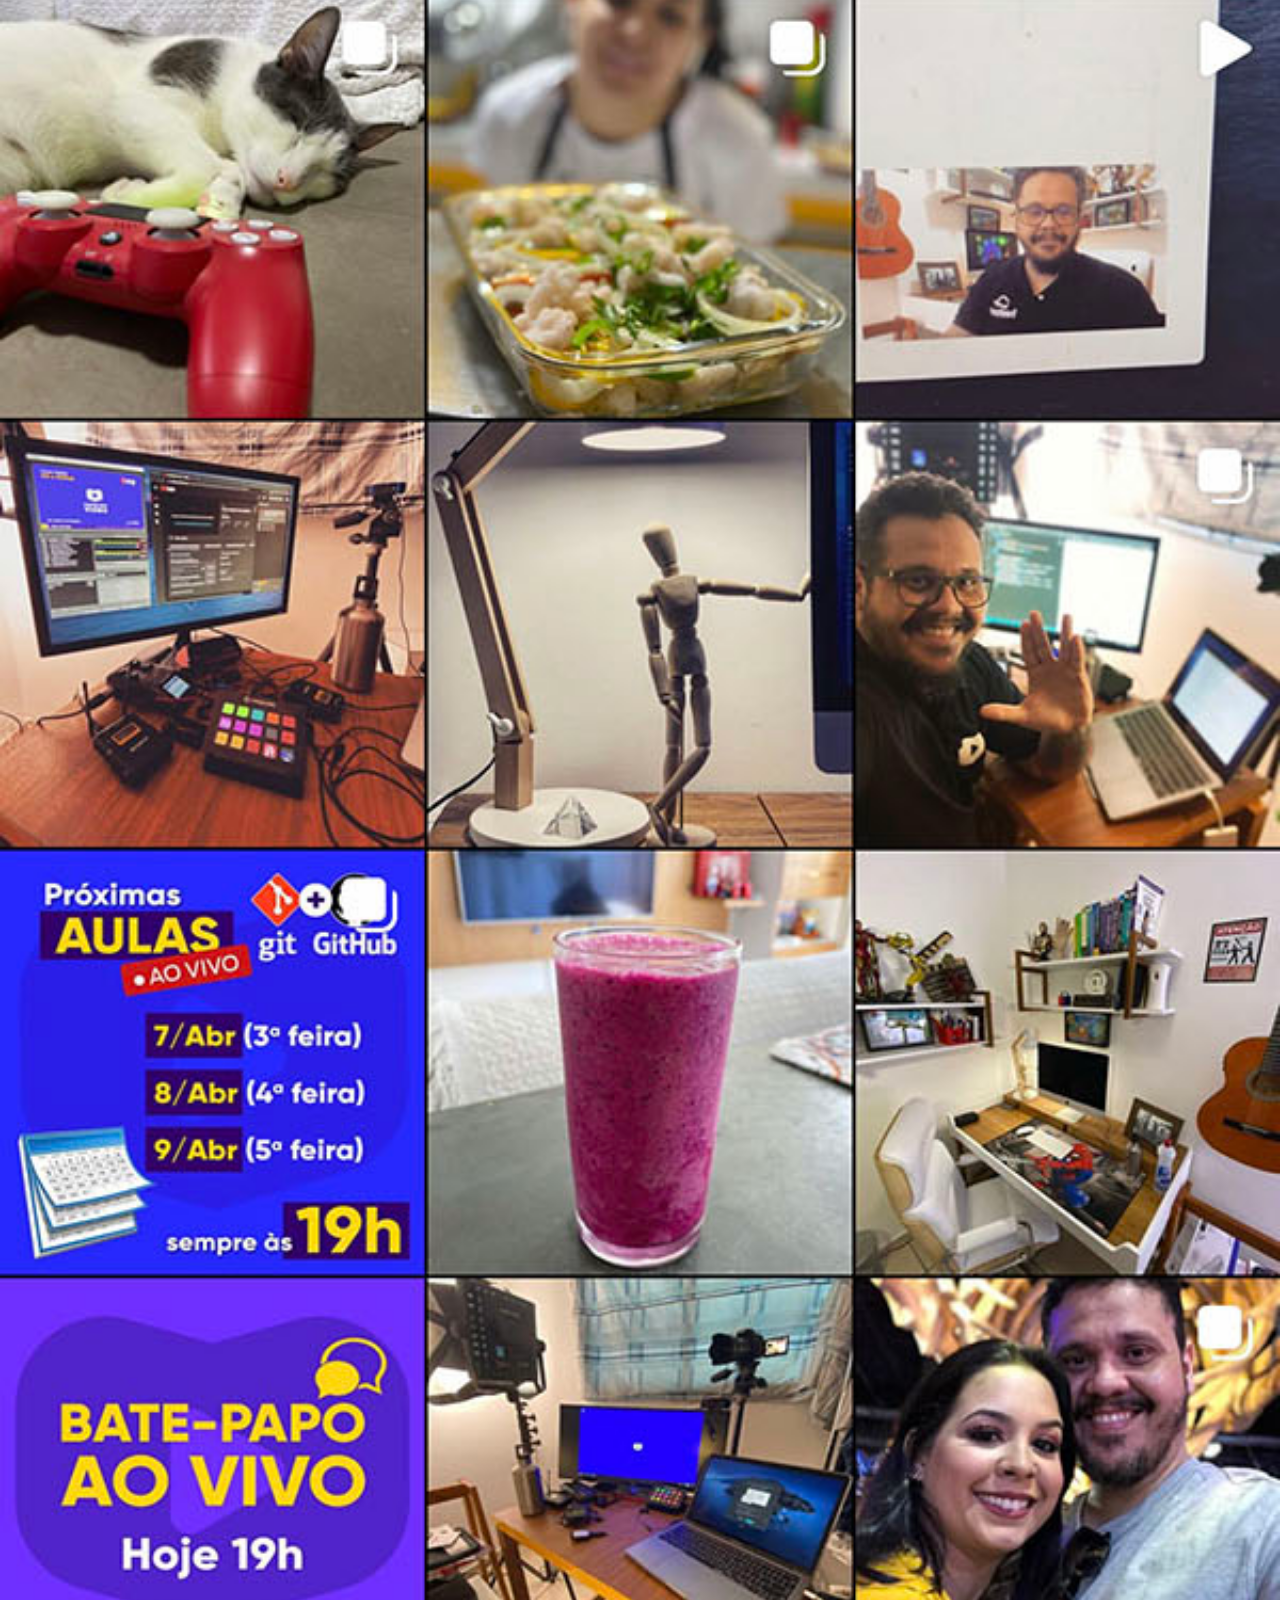
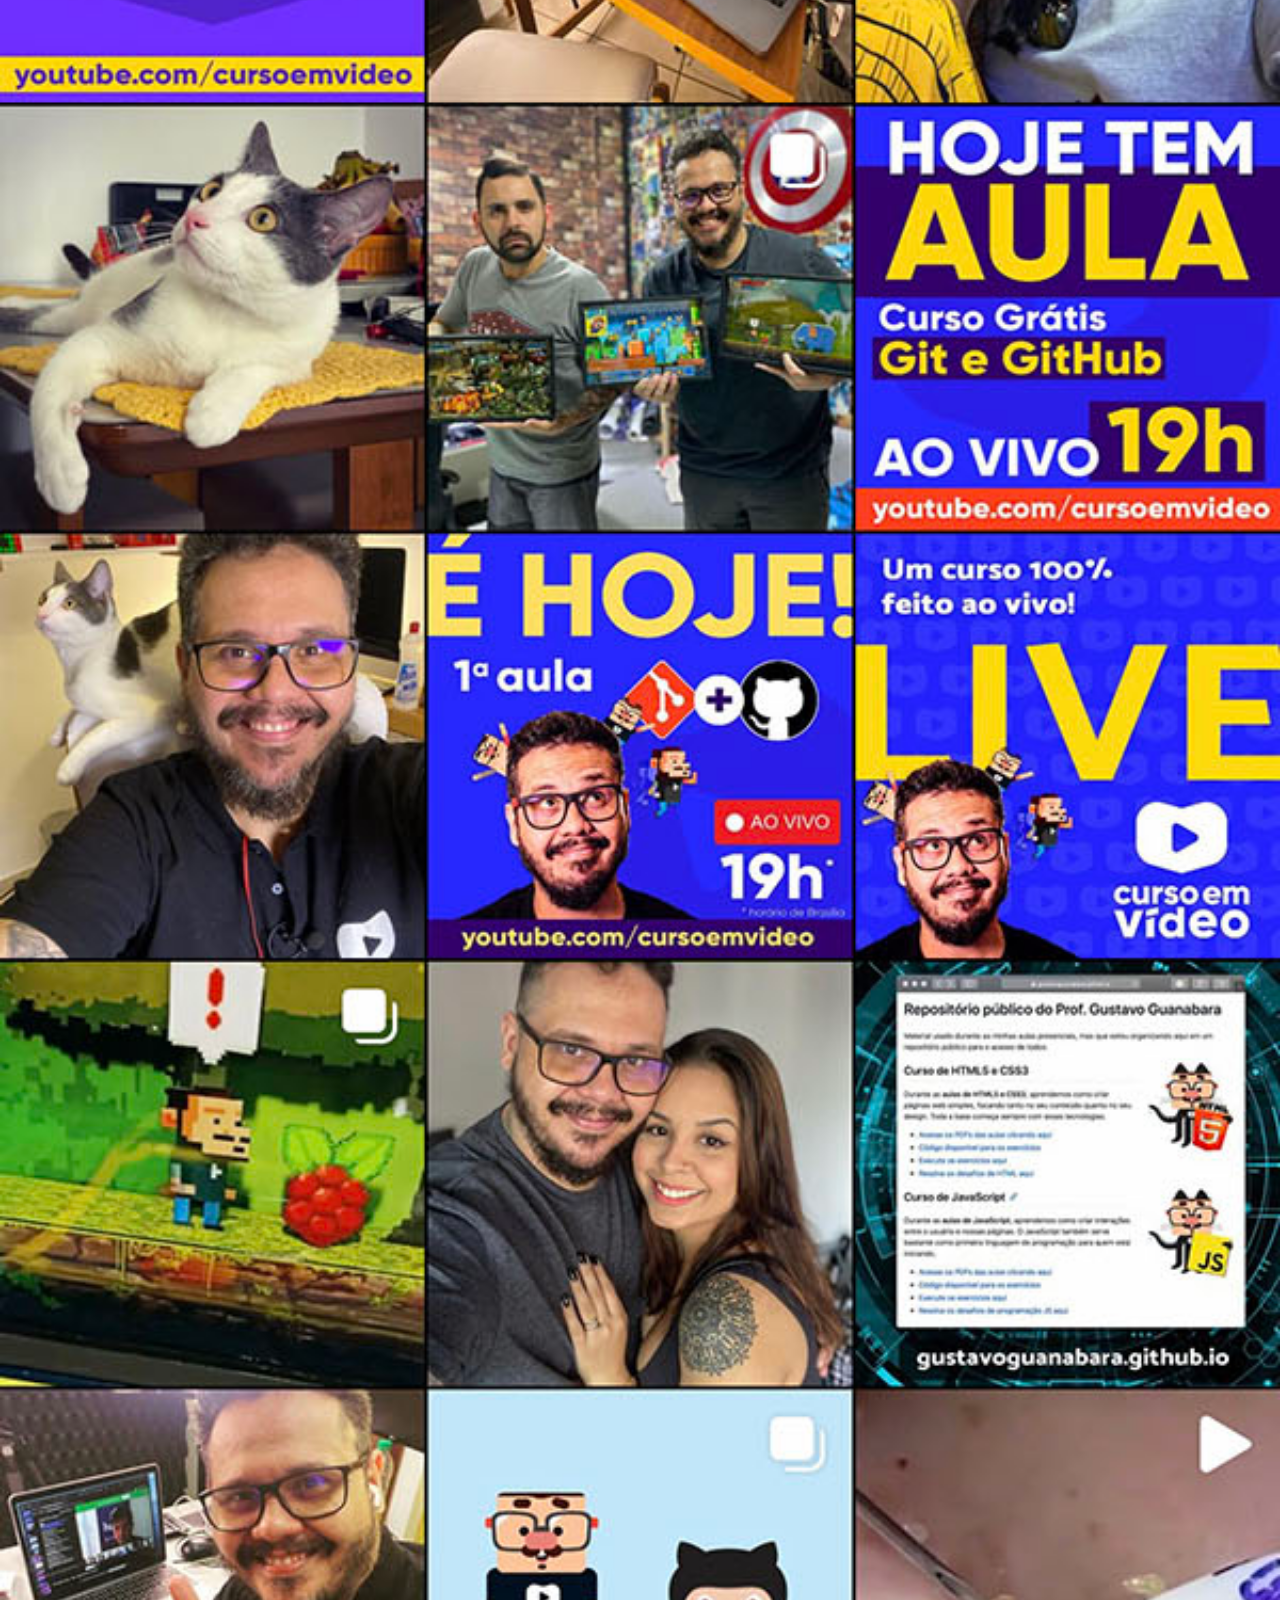
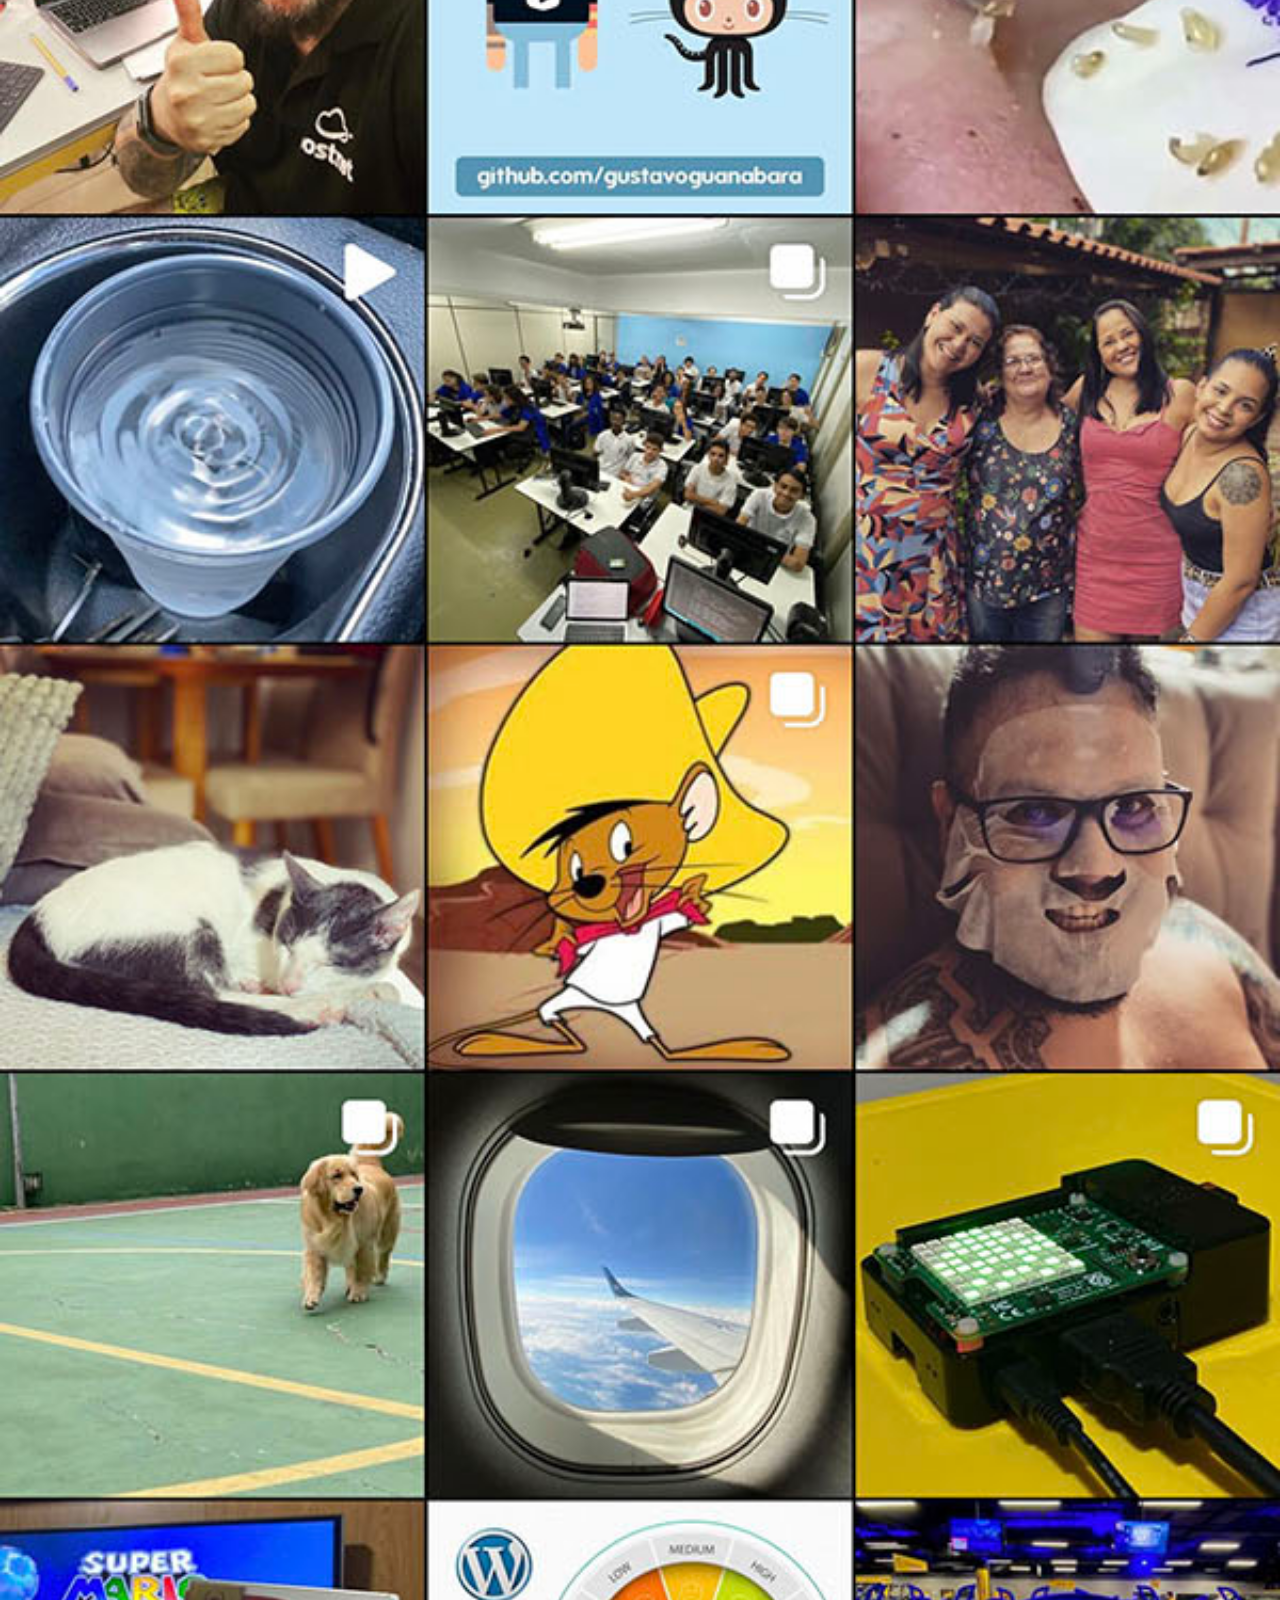
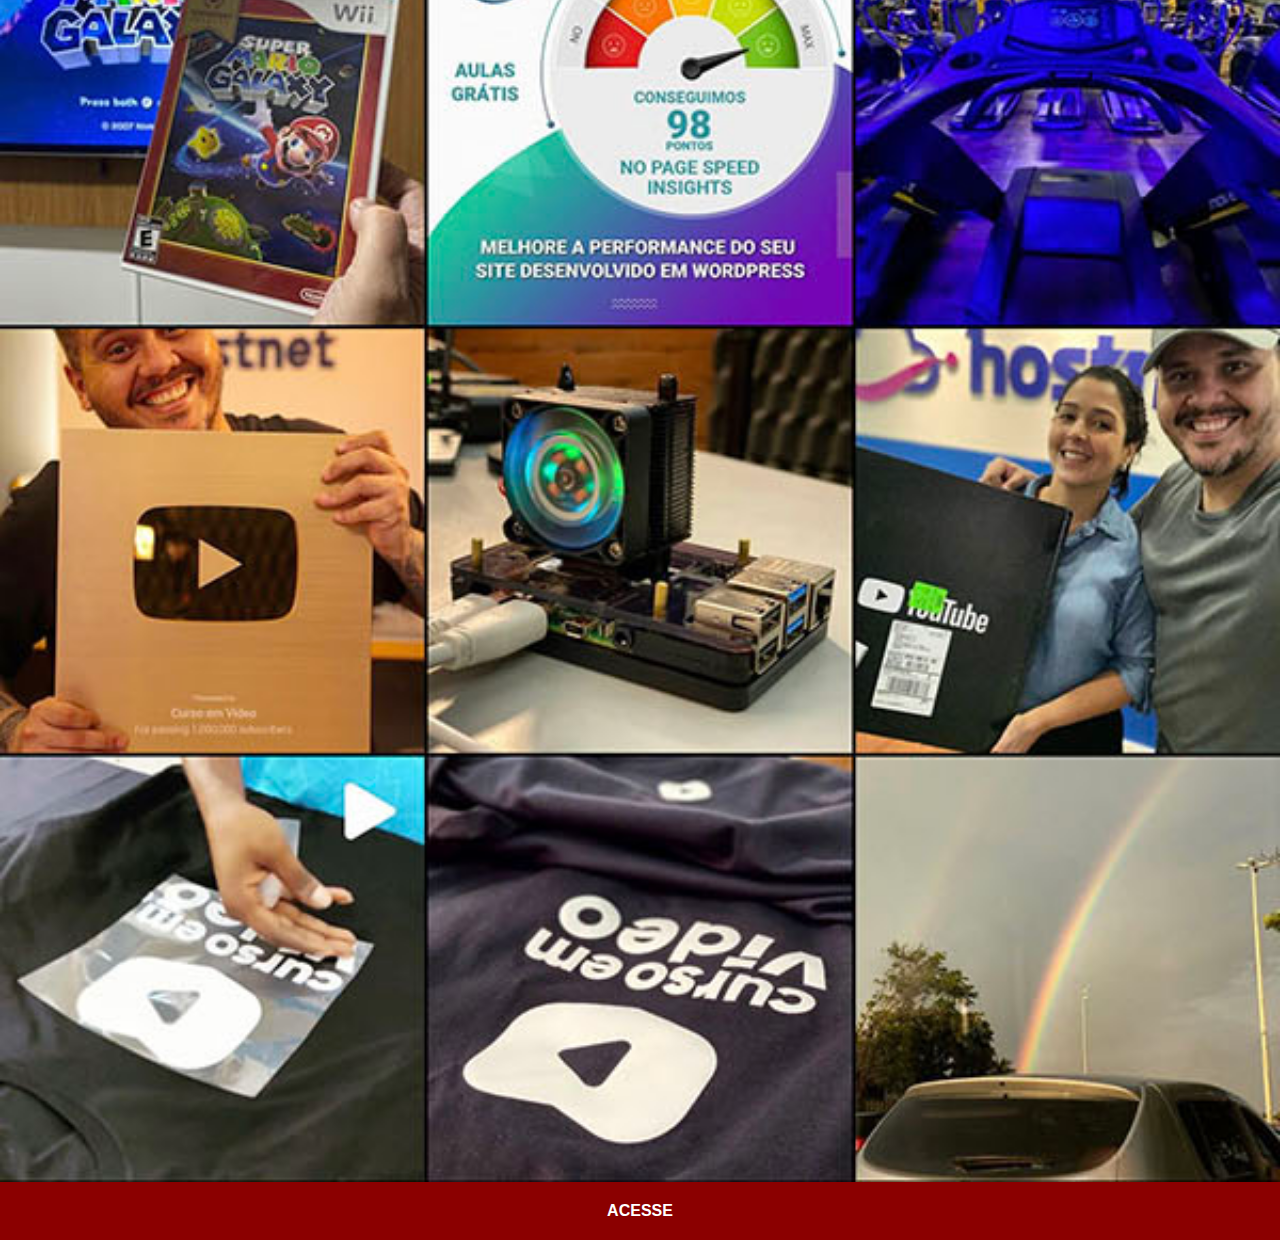
<file: instagram.html>
<!DOCTYPE html>
<html lang="pt-br">
<head>
    <meta charset="UTF-8">
    <meta http-equiv="X-UA-Compatible" content="IE=edge">
    <meta name="viewport" content="width=device-width, initial-scale=1.0">
    <title>Instagram</title>
    <link rel="stylesheet" href="estilos/social.css">
</head>
<body>
    <img src="imagens/tela-instagram.jpg" alt="instagram"></img><a href="https://www.instagram.com/gustavoguanabara/" target="_blank">ACESSE</a>
</body>
</html>
</file>
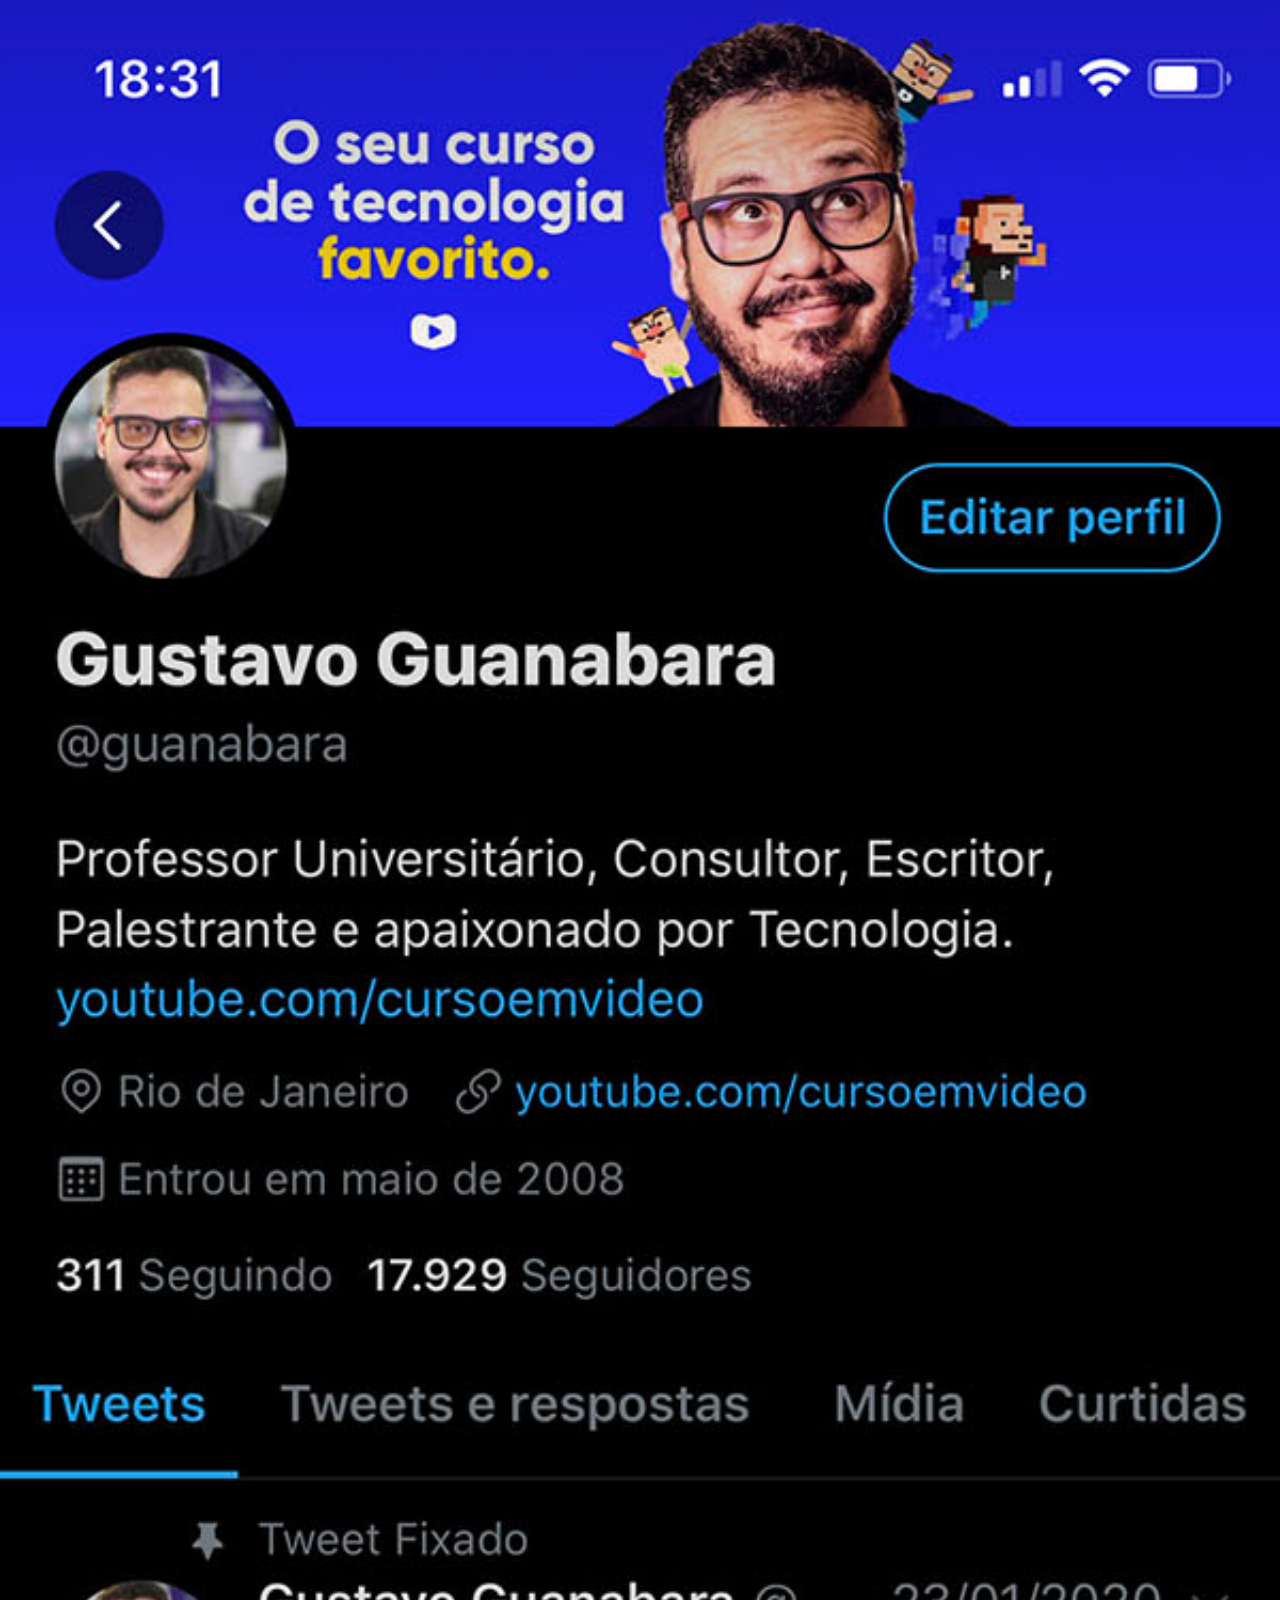
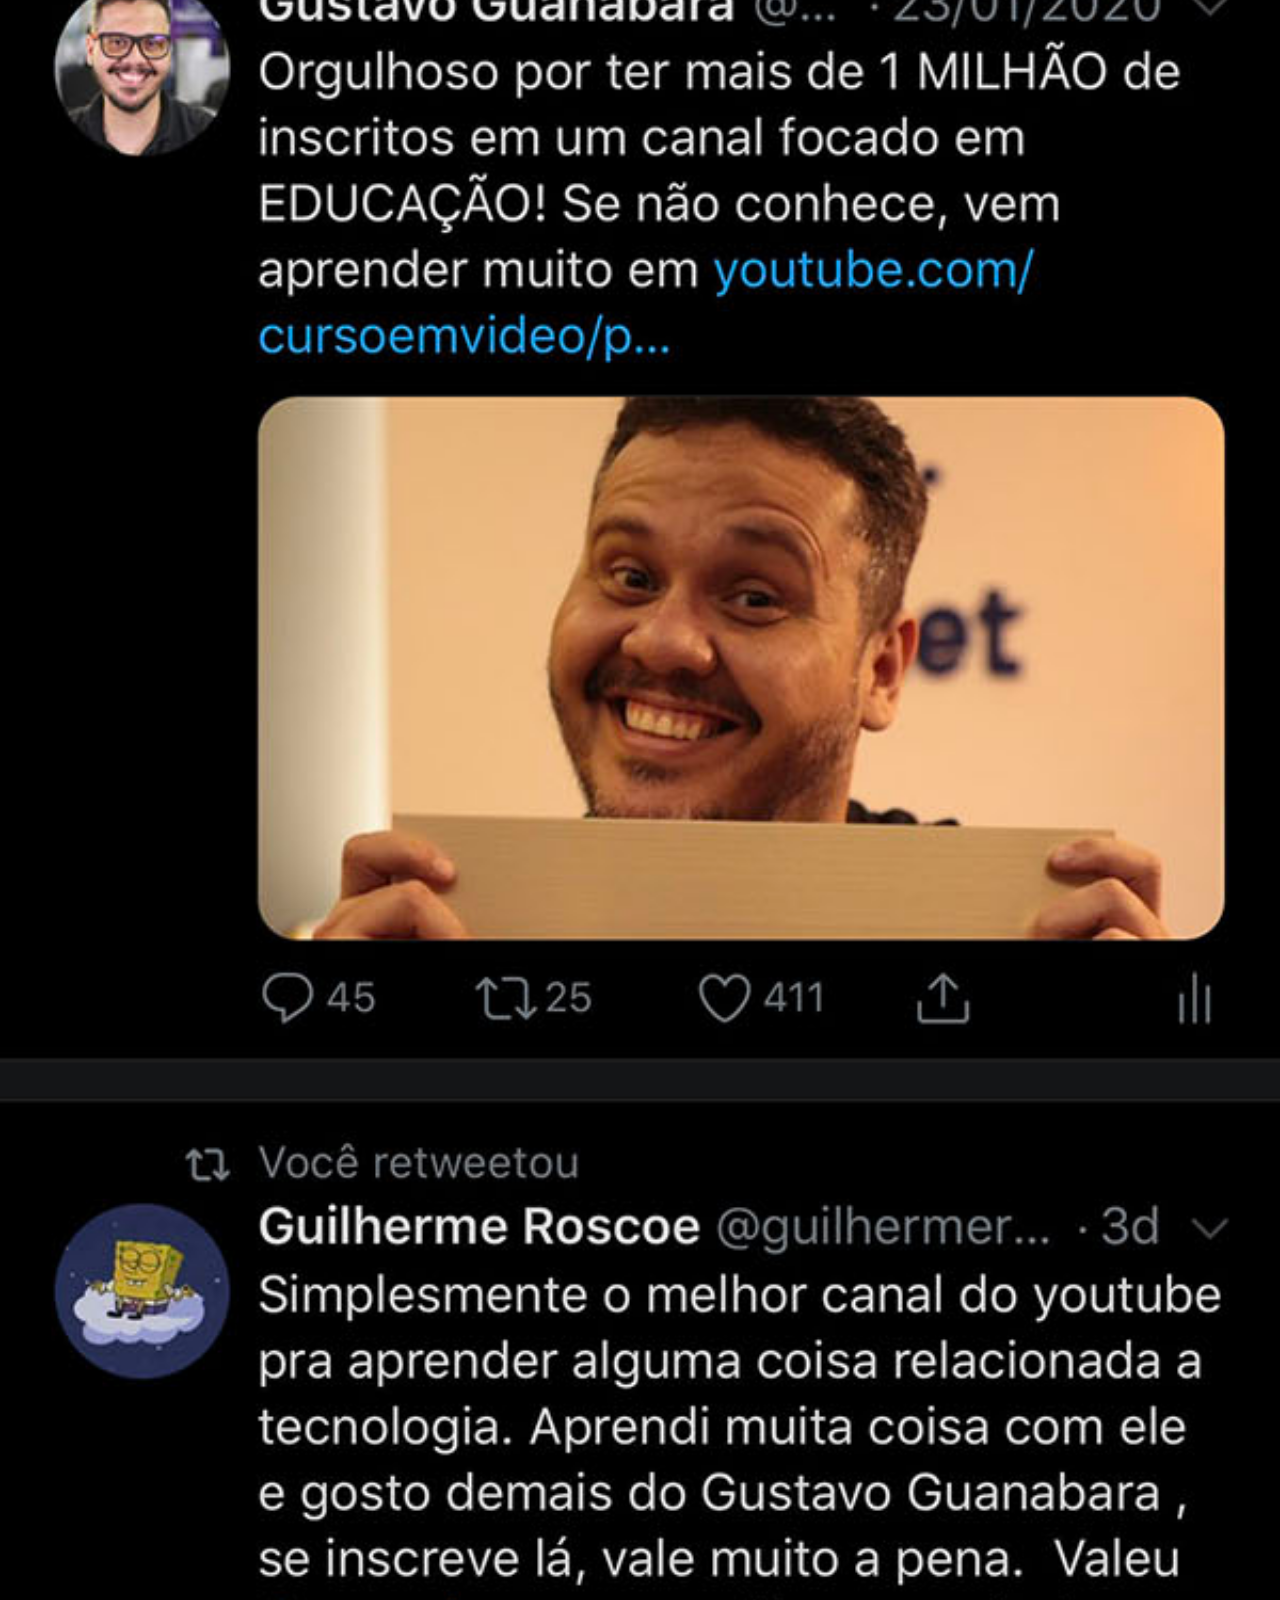
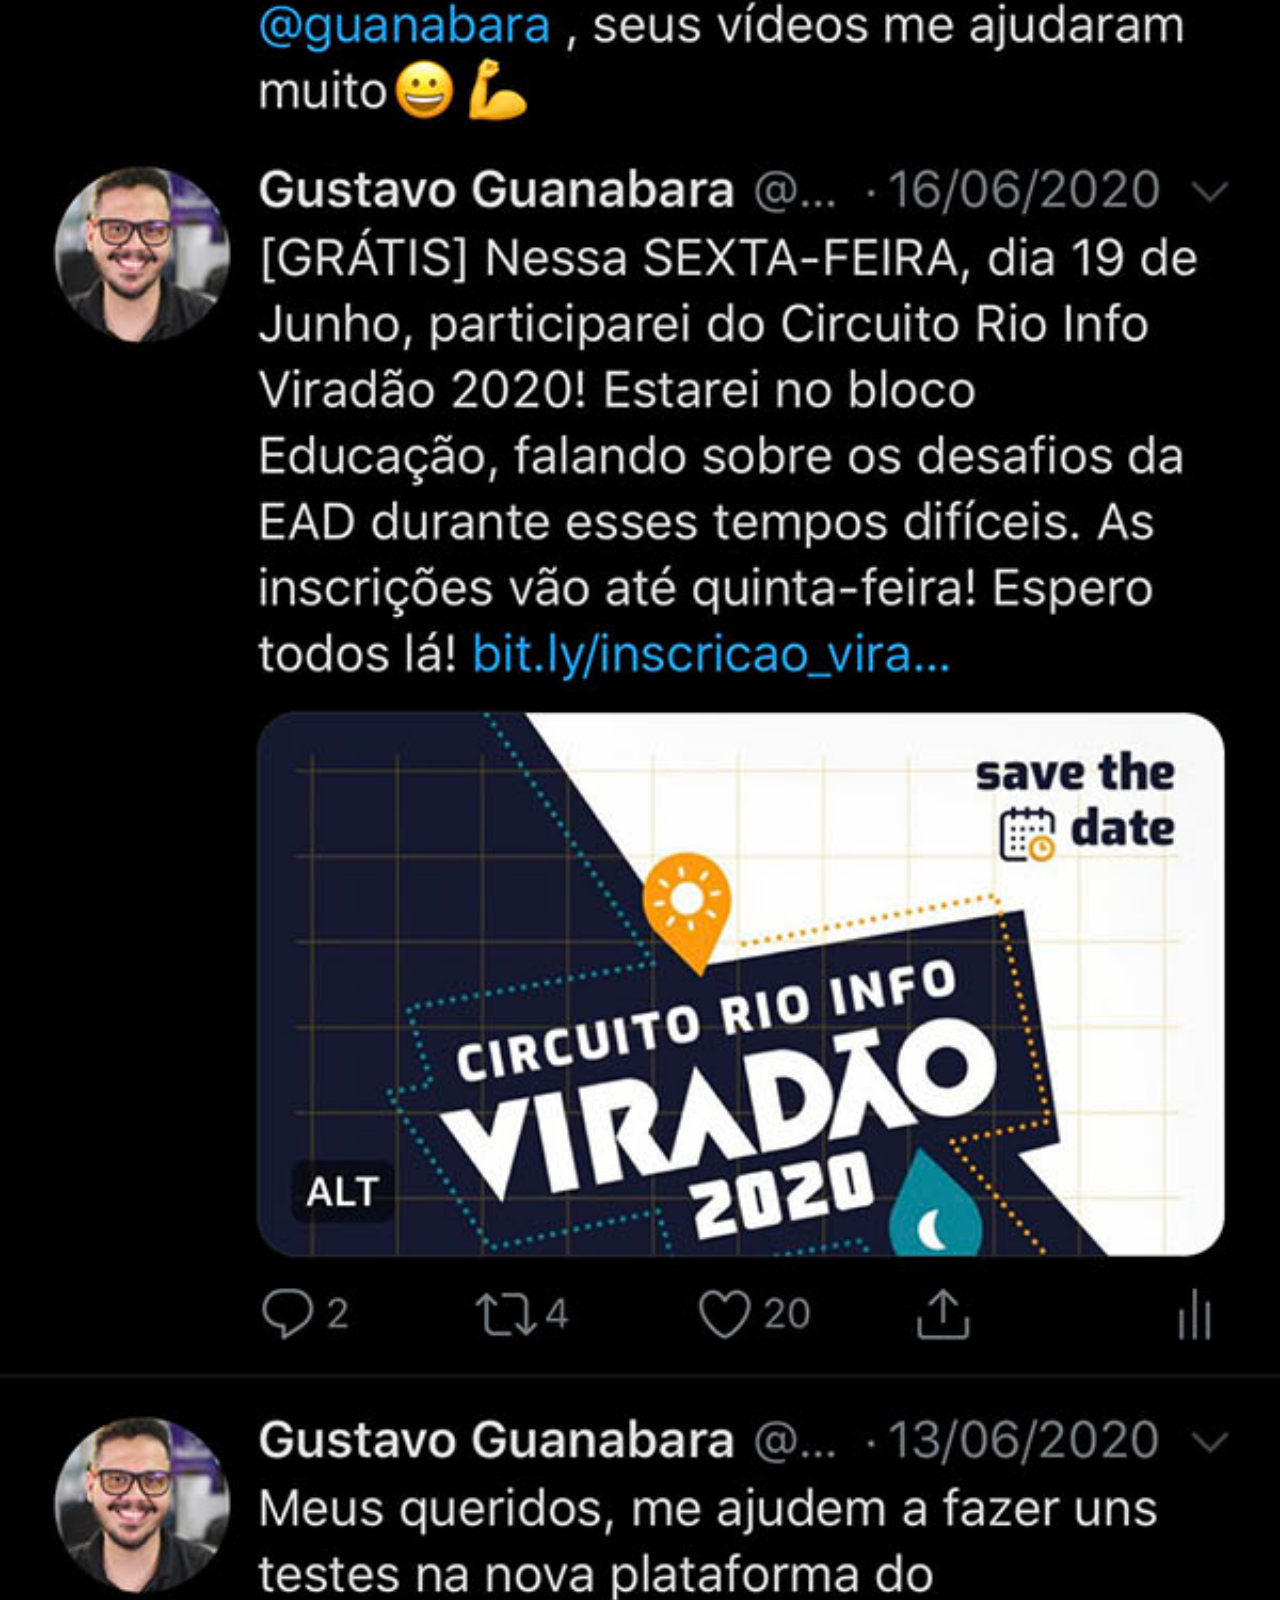
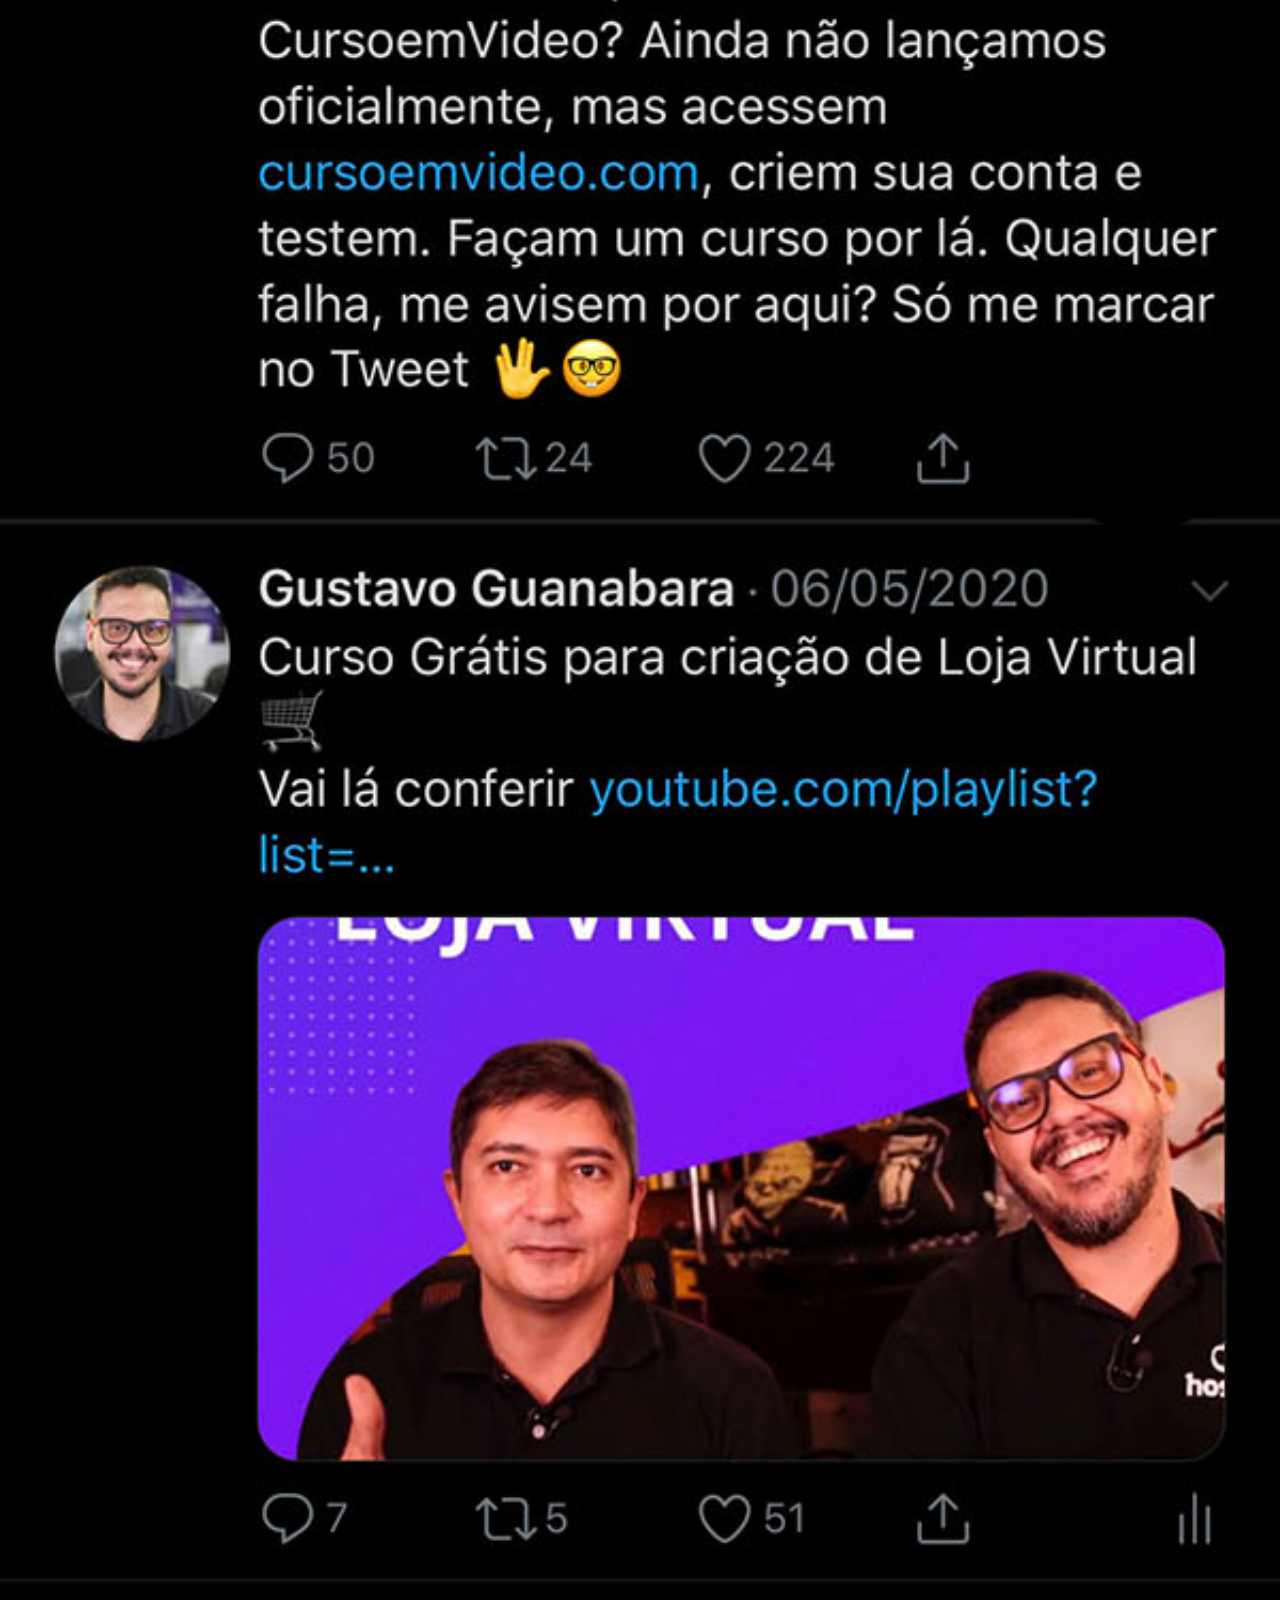
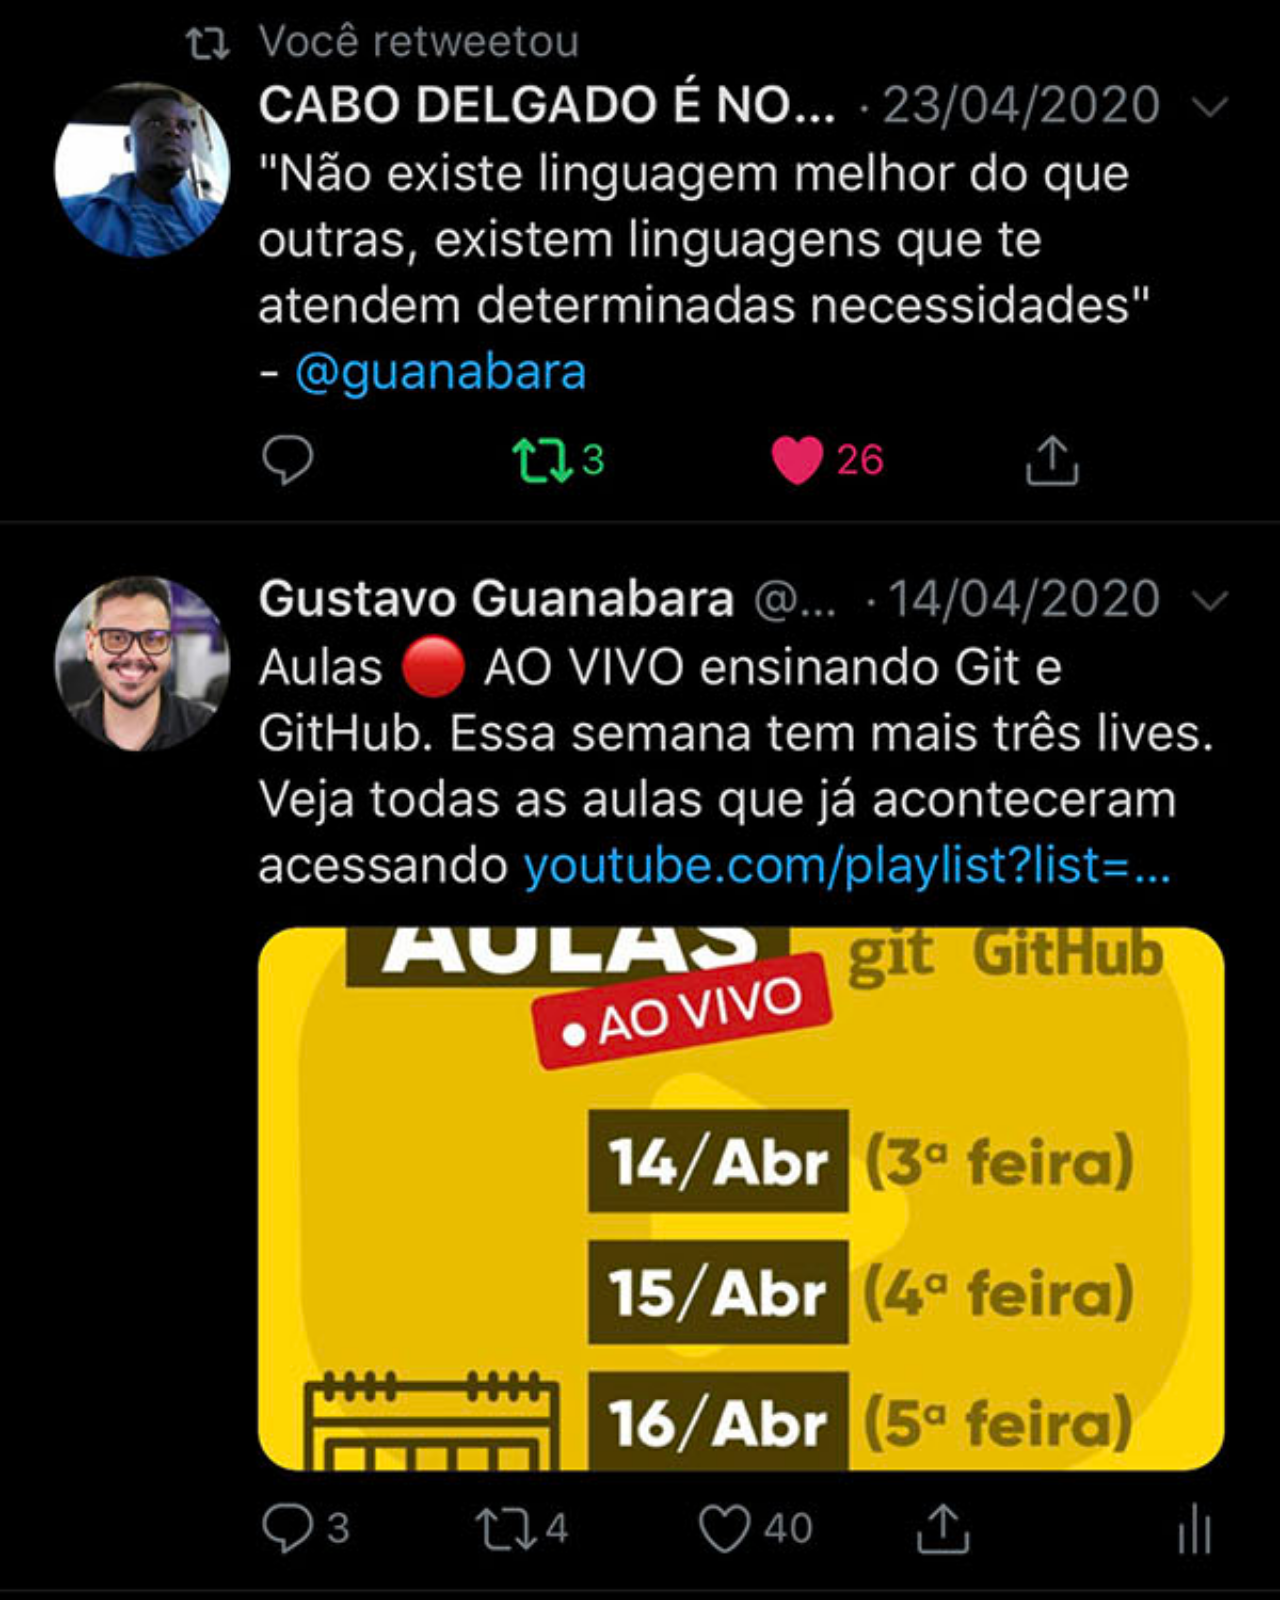
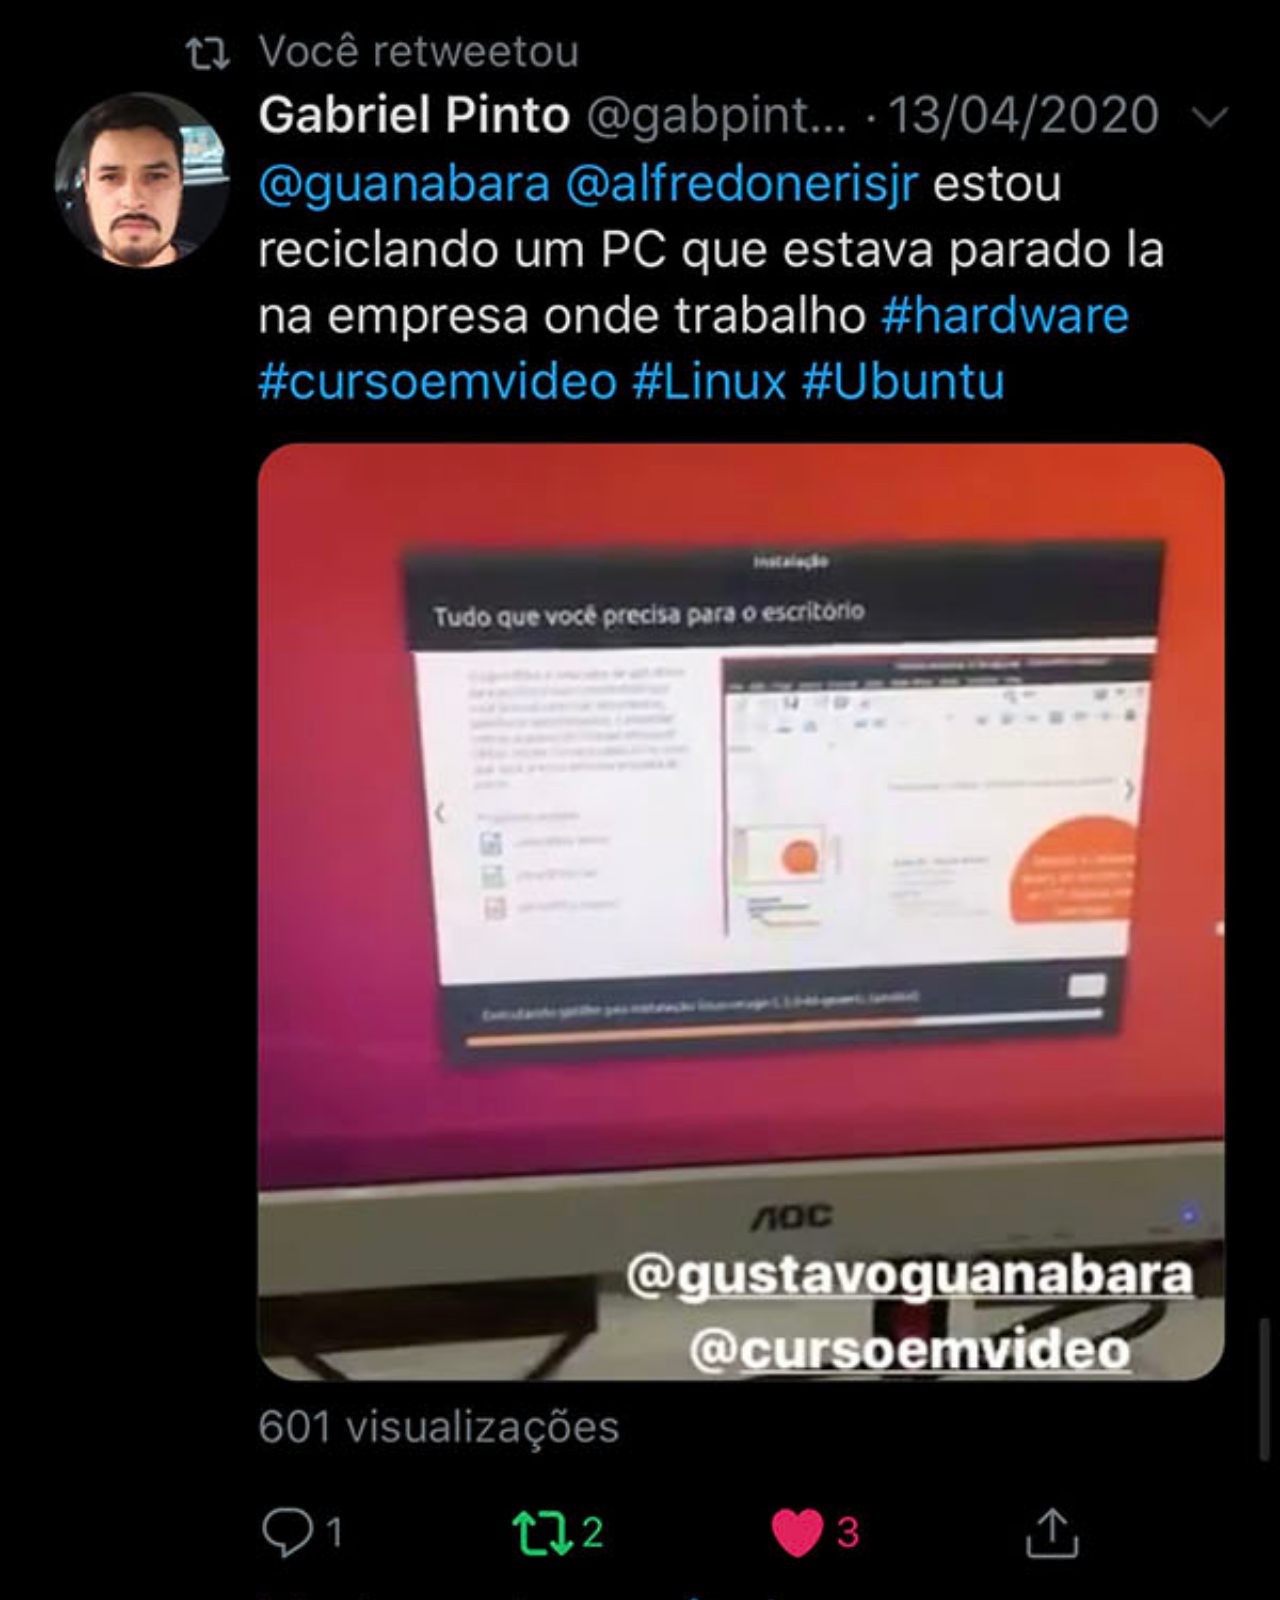
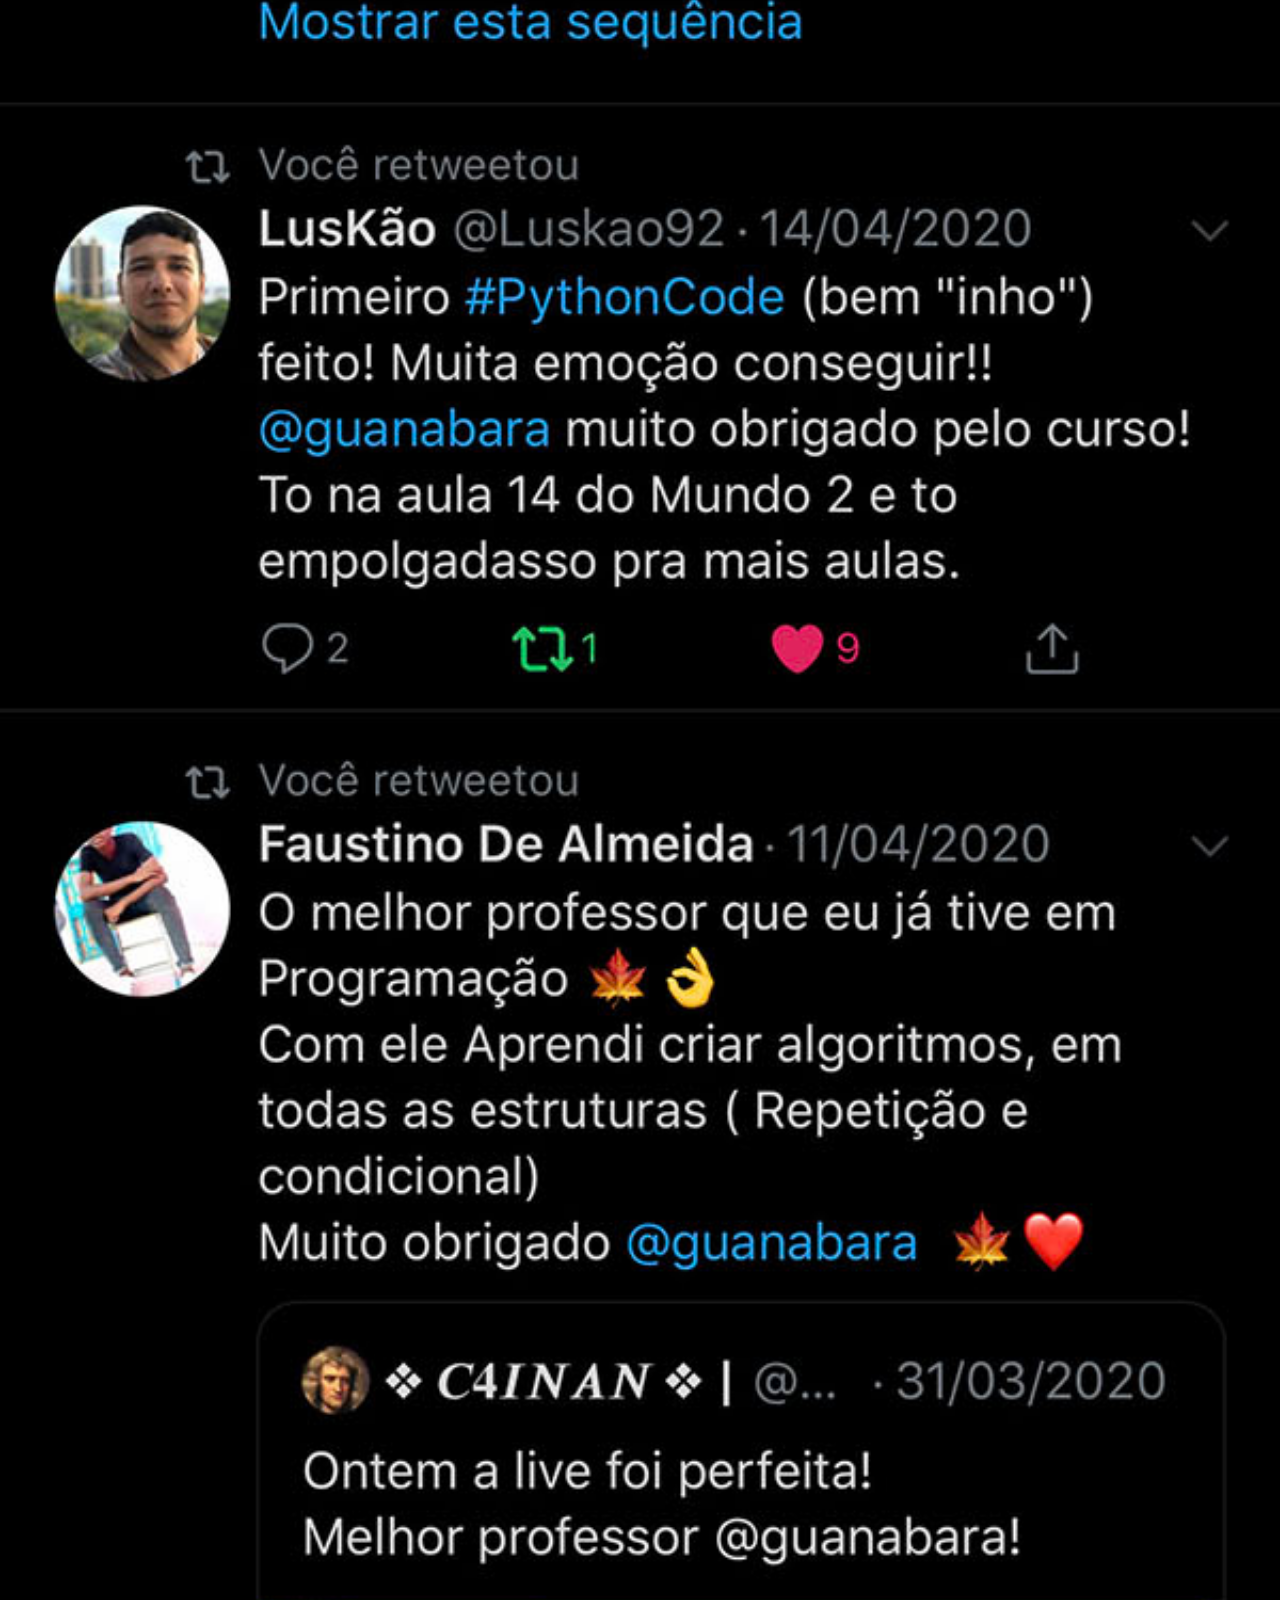
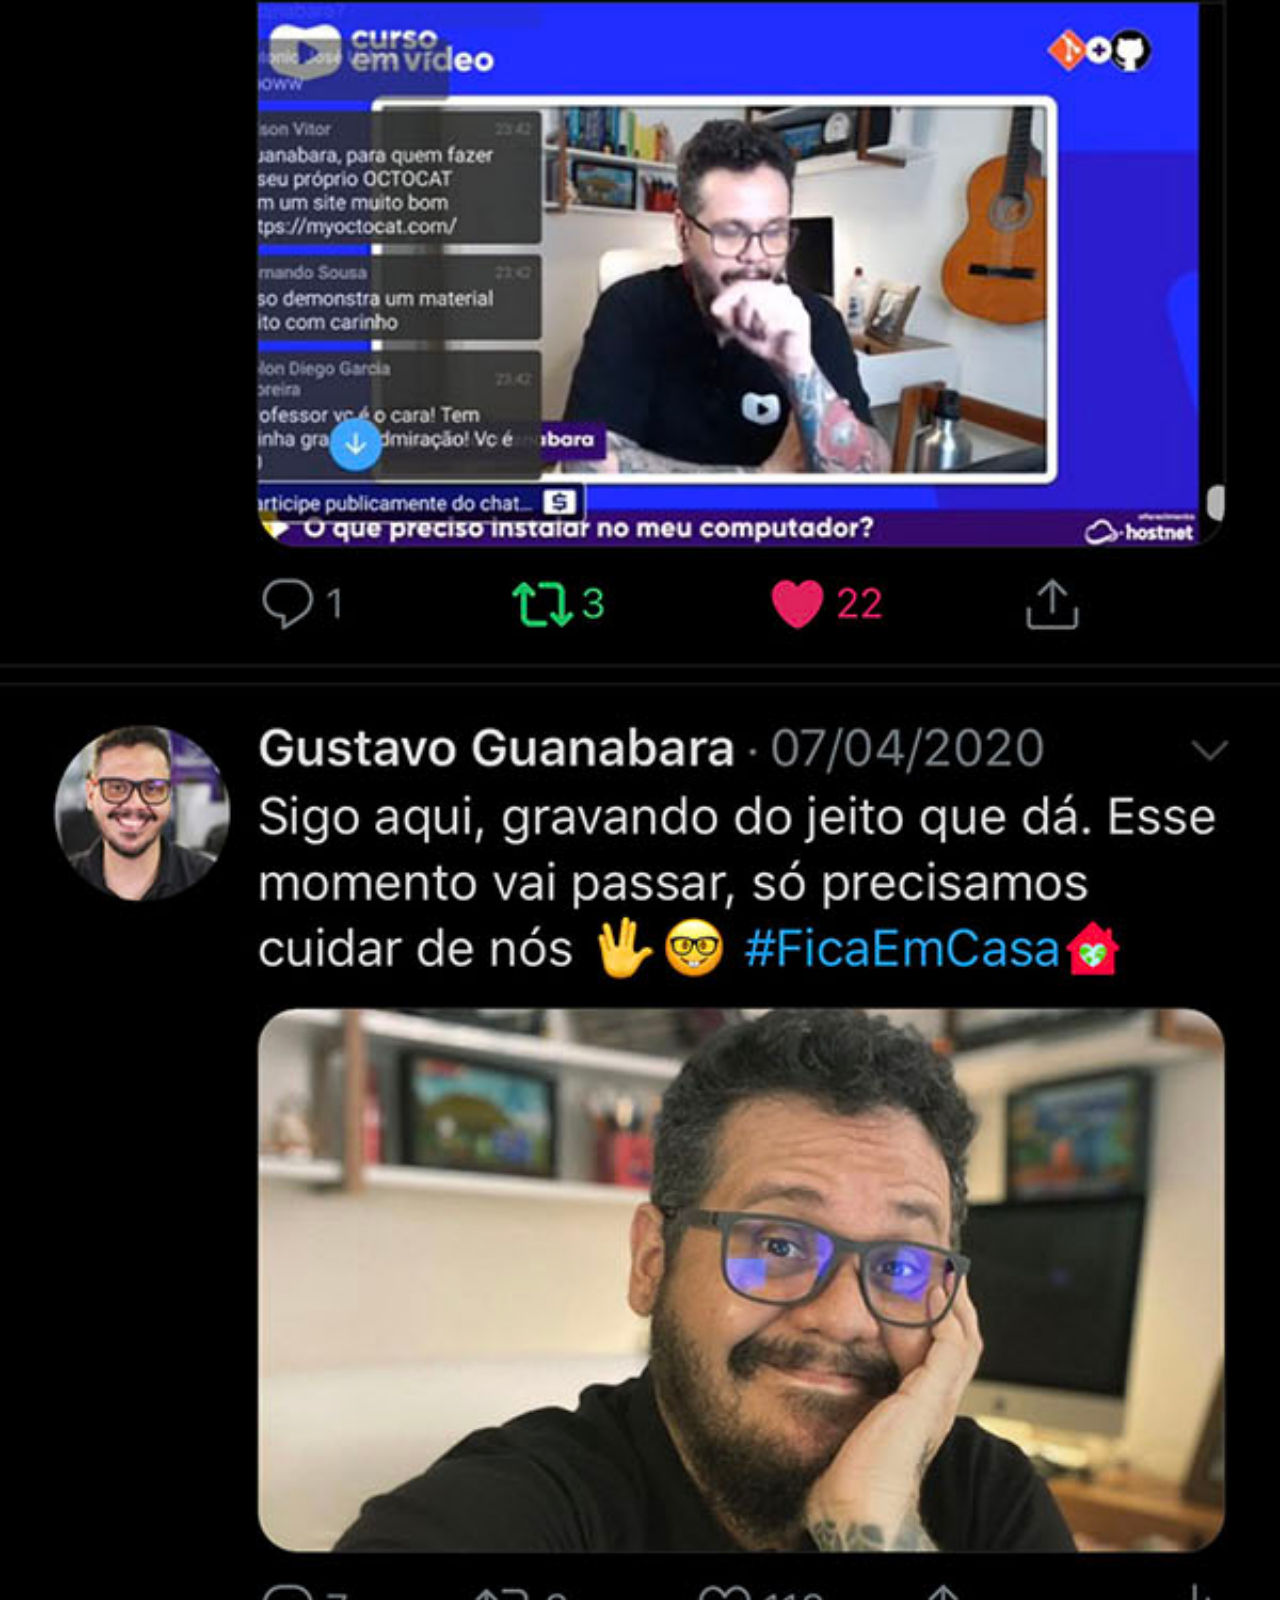
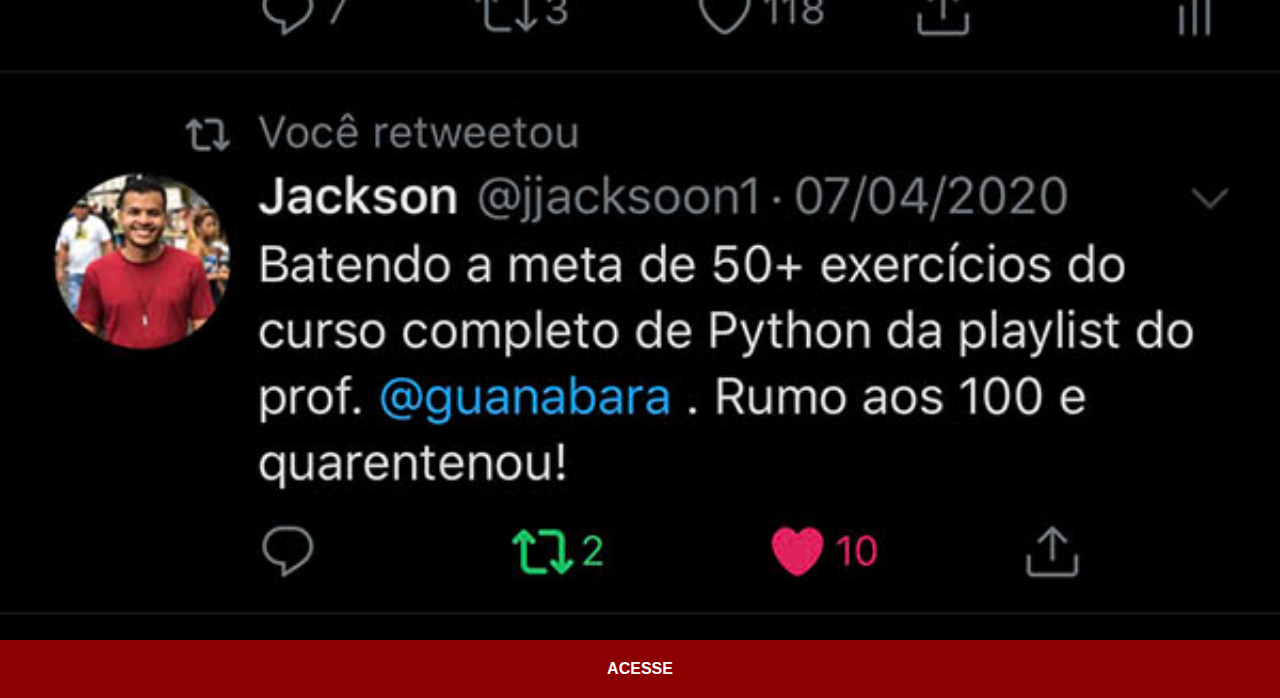
<file: twitter.html>
<!DOCTYPE html>
<html lang="pt-br">
<head>
    <meta charset="UTF-8">
    <meta http-equiv="X-UA-Compatible" content="IE=edge">
    <meta name="viewport" content="width=device-width, initial-scale=1.0">
    <title>Twitter</title>
    <link rel="stylesheet" href="estilos/social.css">
</head>
<body>
    <img src="imagens/tela-twitter.jpg" alt="twitter"></img><a href="https://twitter.com/guanabara" target="_blank">ACESSE</a>
</body>
</html>
</file>
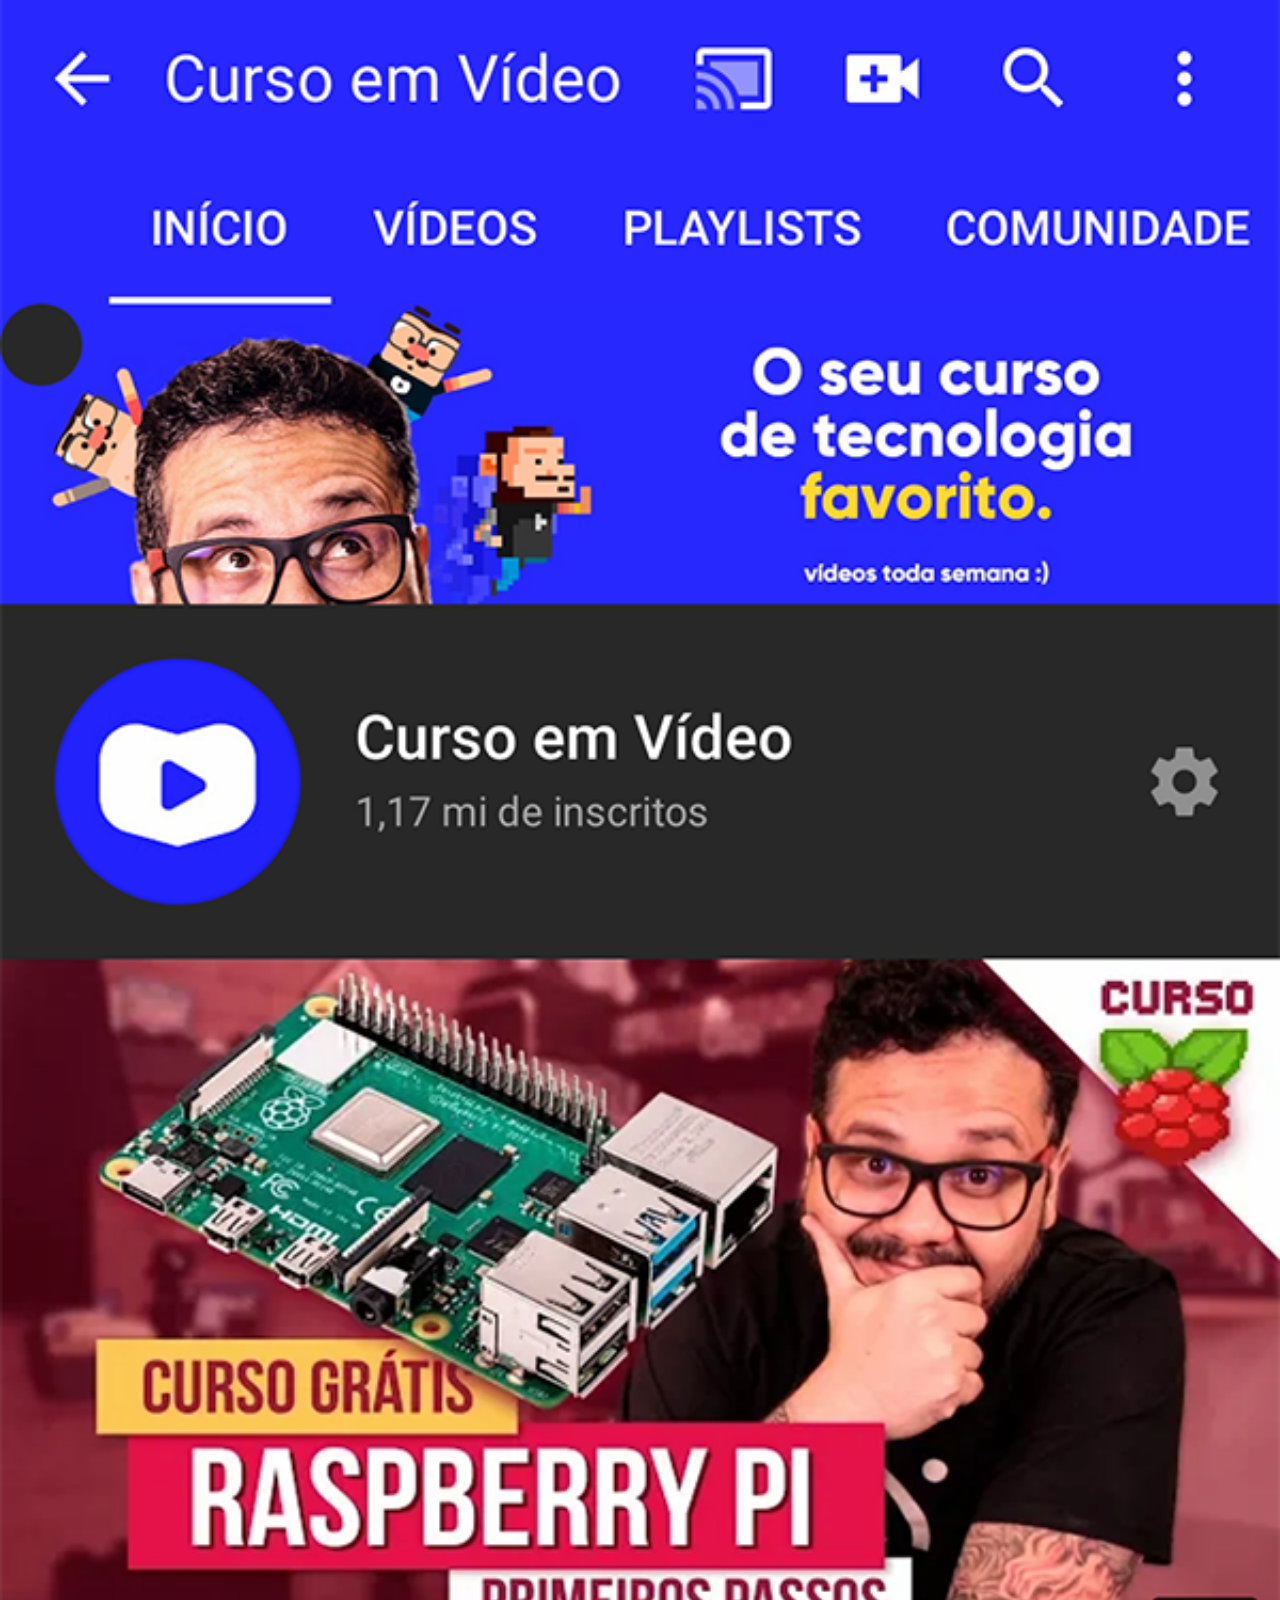
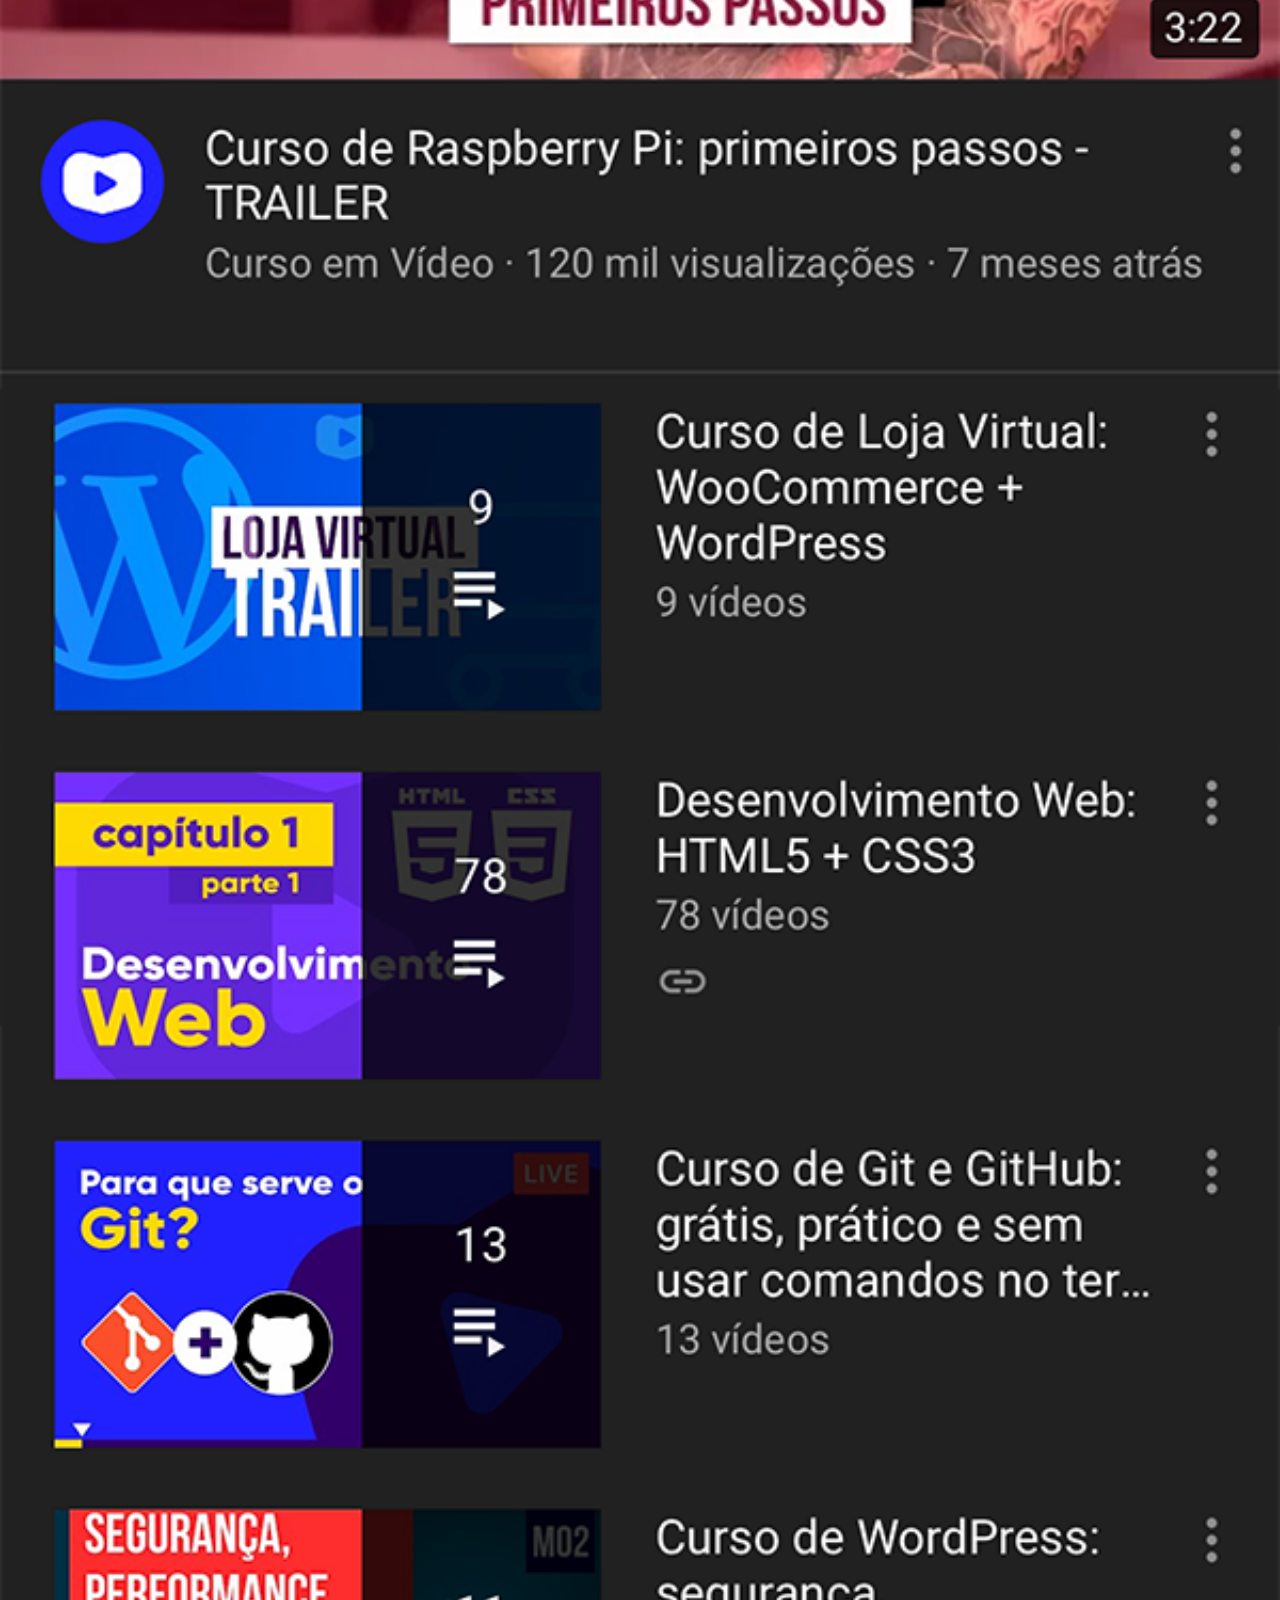
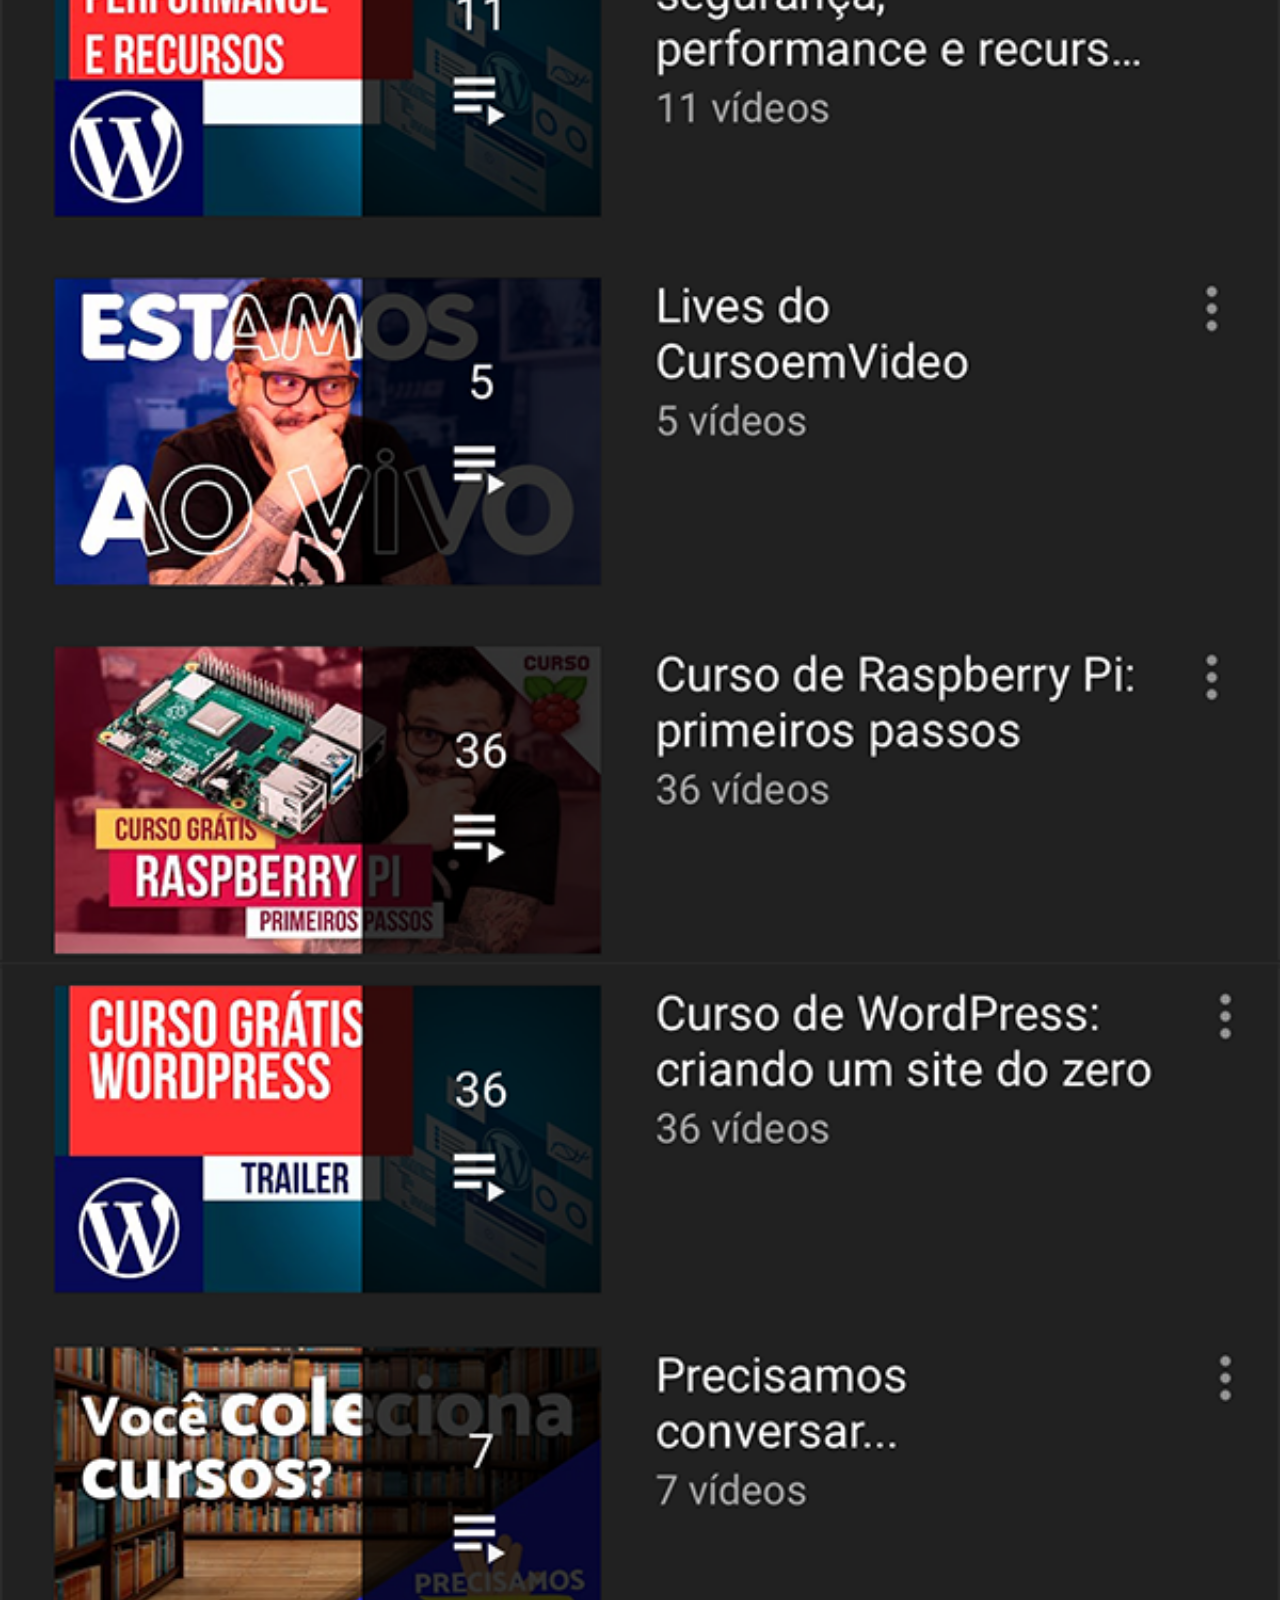
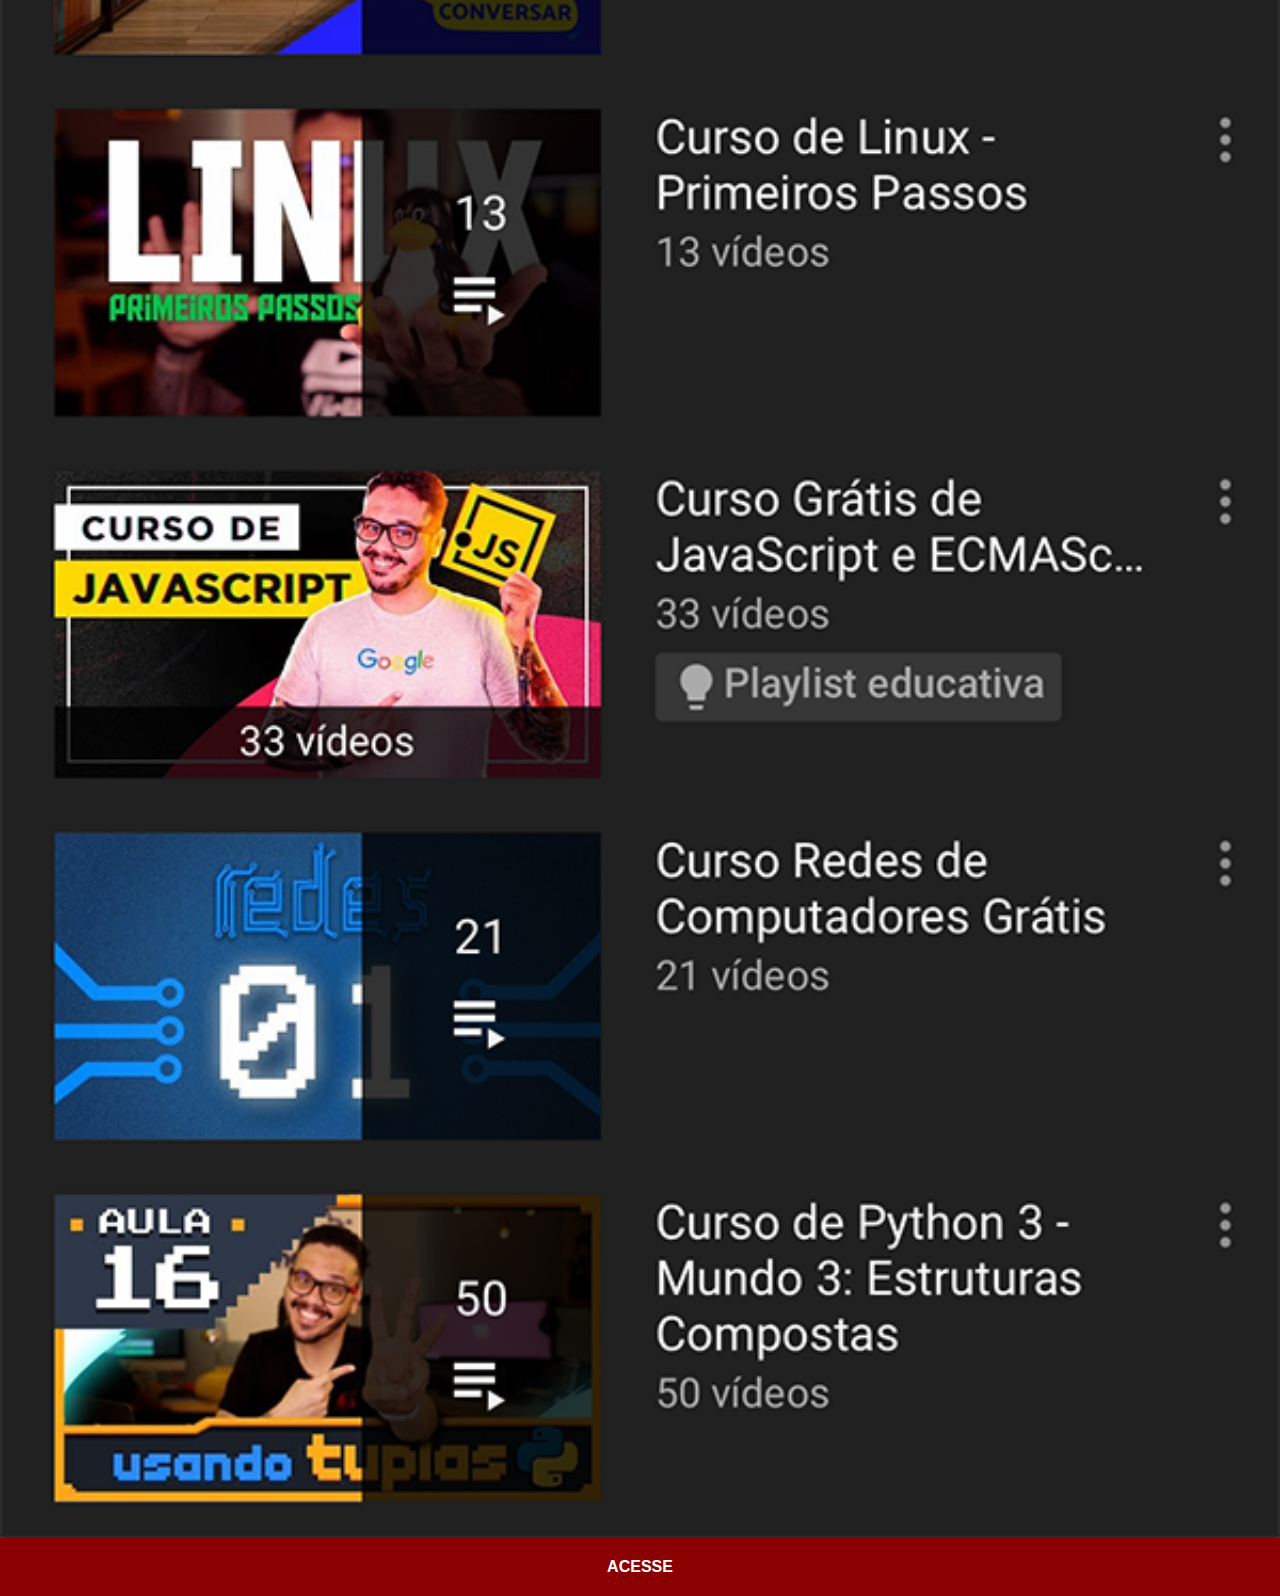
<file: youtube.html>
<!DOCTYPE html>
<html lang="pt-br">
<head>
    <meta charset="UTF-8">
    <meta http-equiv="X-UA-Compatible" content="IE=edge">
    <meta name="viewport" content="width=device-width, initial-scale=1.0">
    <title>YouTube</title>
    <link rel="stylesheet" href="estilos/social.css">
</head>
<body>
    <img src="imagens/tela-youtube.png" alt="youtube"></img><a href="https://www.youtube.com/@CursoemVideo" target="_blank">ACESSE</a>
</body>
</html>
</file>
<file: estilos/style.css>
@charset "UTF-8";

* {
    margin: 0;
    padding: 0;
}

html, body {
    height: 100vh;
    width: 100vw;
    background-color: black;
}

body {
    background: url(../imagens/fundo-madeira.jpg) no-repeat fixed top center /cover;
}

main {
    position: relative;
    height: 100vh;
}

section#telefone {
    height: 627px;
    width: 311px;

    position: absolute;
    top: 50%;
    left: 50%;
    transform: translate(-50%, -50%);

    background: url(../imagens/frame-iphone.png) no-repeat;
}

iframe#tela {
    position: relative;
    top: 80px;
    left: 22px;
    width: 267px;
    height: 471px;
}

section#redes-sociais {
    text-align: right;
}

section#redes-sociais img {
    width: 50px;
    margin: 10px;
    border-radius: 50%;
    box-shadow: 2px 2px 5px rgba(0, 0, 0, 0.400);
    box-sizing: border-box;
}

section#redes-sociais img:hover {
    border: 2px solid rgba(255, 255, 255, 0.637);
    transform: translate(-3px, -3px);
    box-shadow: 5px 5px 10px rgba(0, 0, 0, 0.623);
    transition: transform .3s, border 1s;
}

section#redes-sociais img:active {
    transform: scale(95%);
}
</file>
<file: estilos/social.css>
@charset "UTF-8";

* {
    margin: 0px;
    padding: 0px;
    font-family: Arial, Helvetica, sans-serif;
}

::-webkit-scrollbar {
    width: 0px;
    height: 0px;
}

img {
    width: 100vw;
    display: block;
}

a {
    display: block;
    background-color: darkred;
    color: white;
    padding: 20px;
    text-align: center;
    font-weight: bolder;
    text-decoration: none;
}

a:hover {
    background-color: red;
}
</file>
